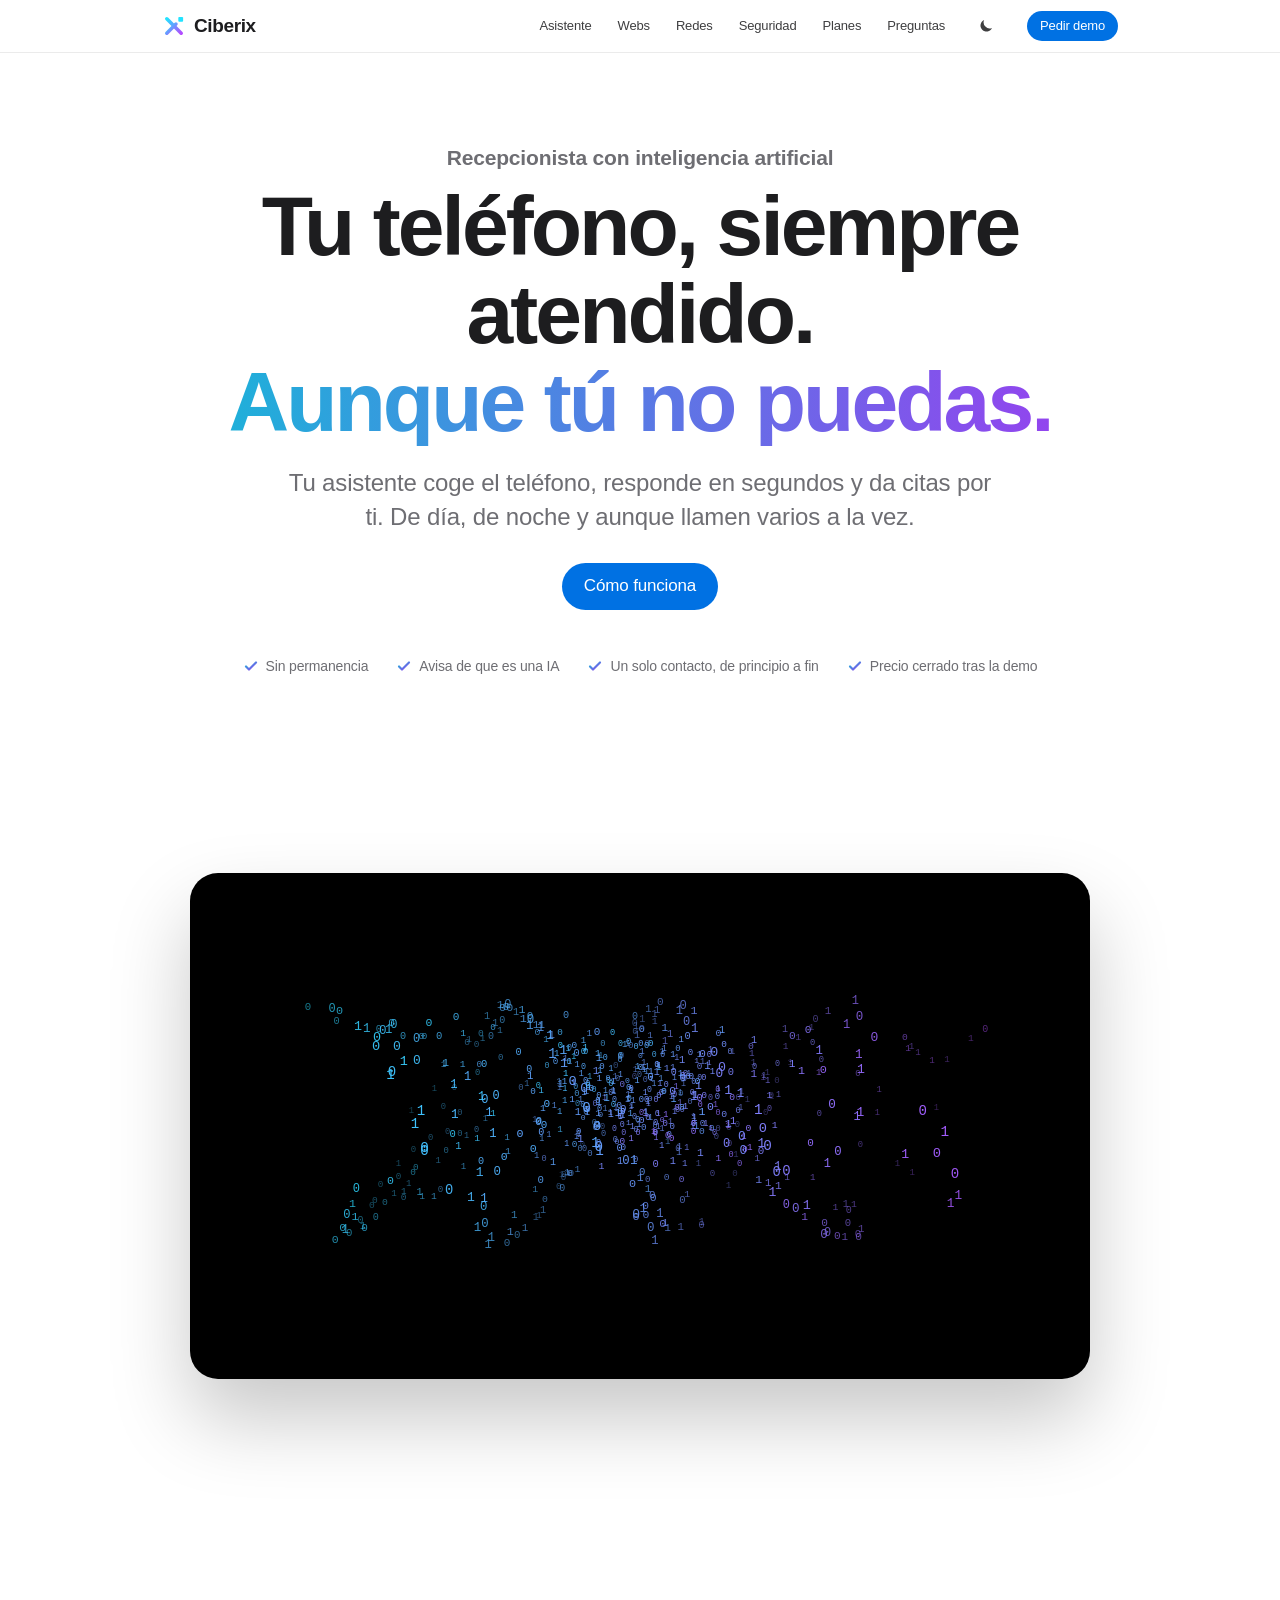
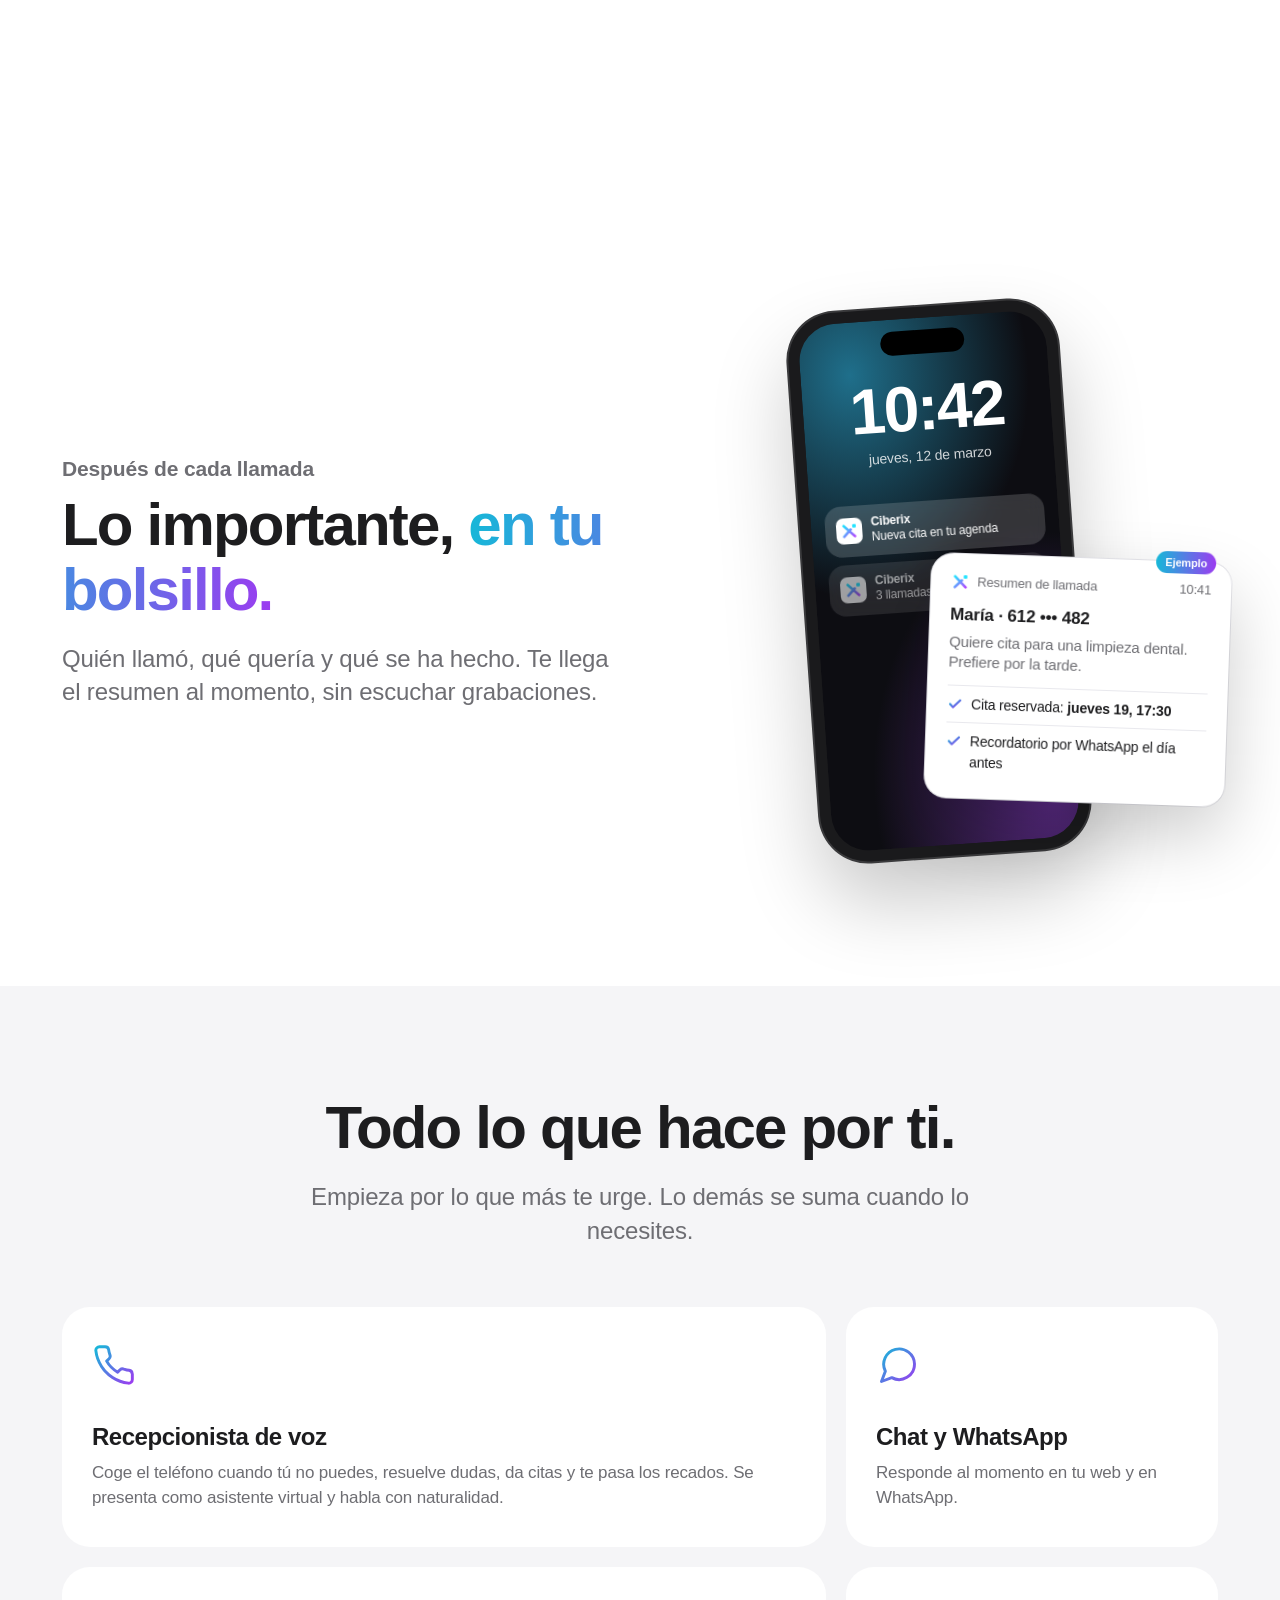
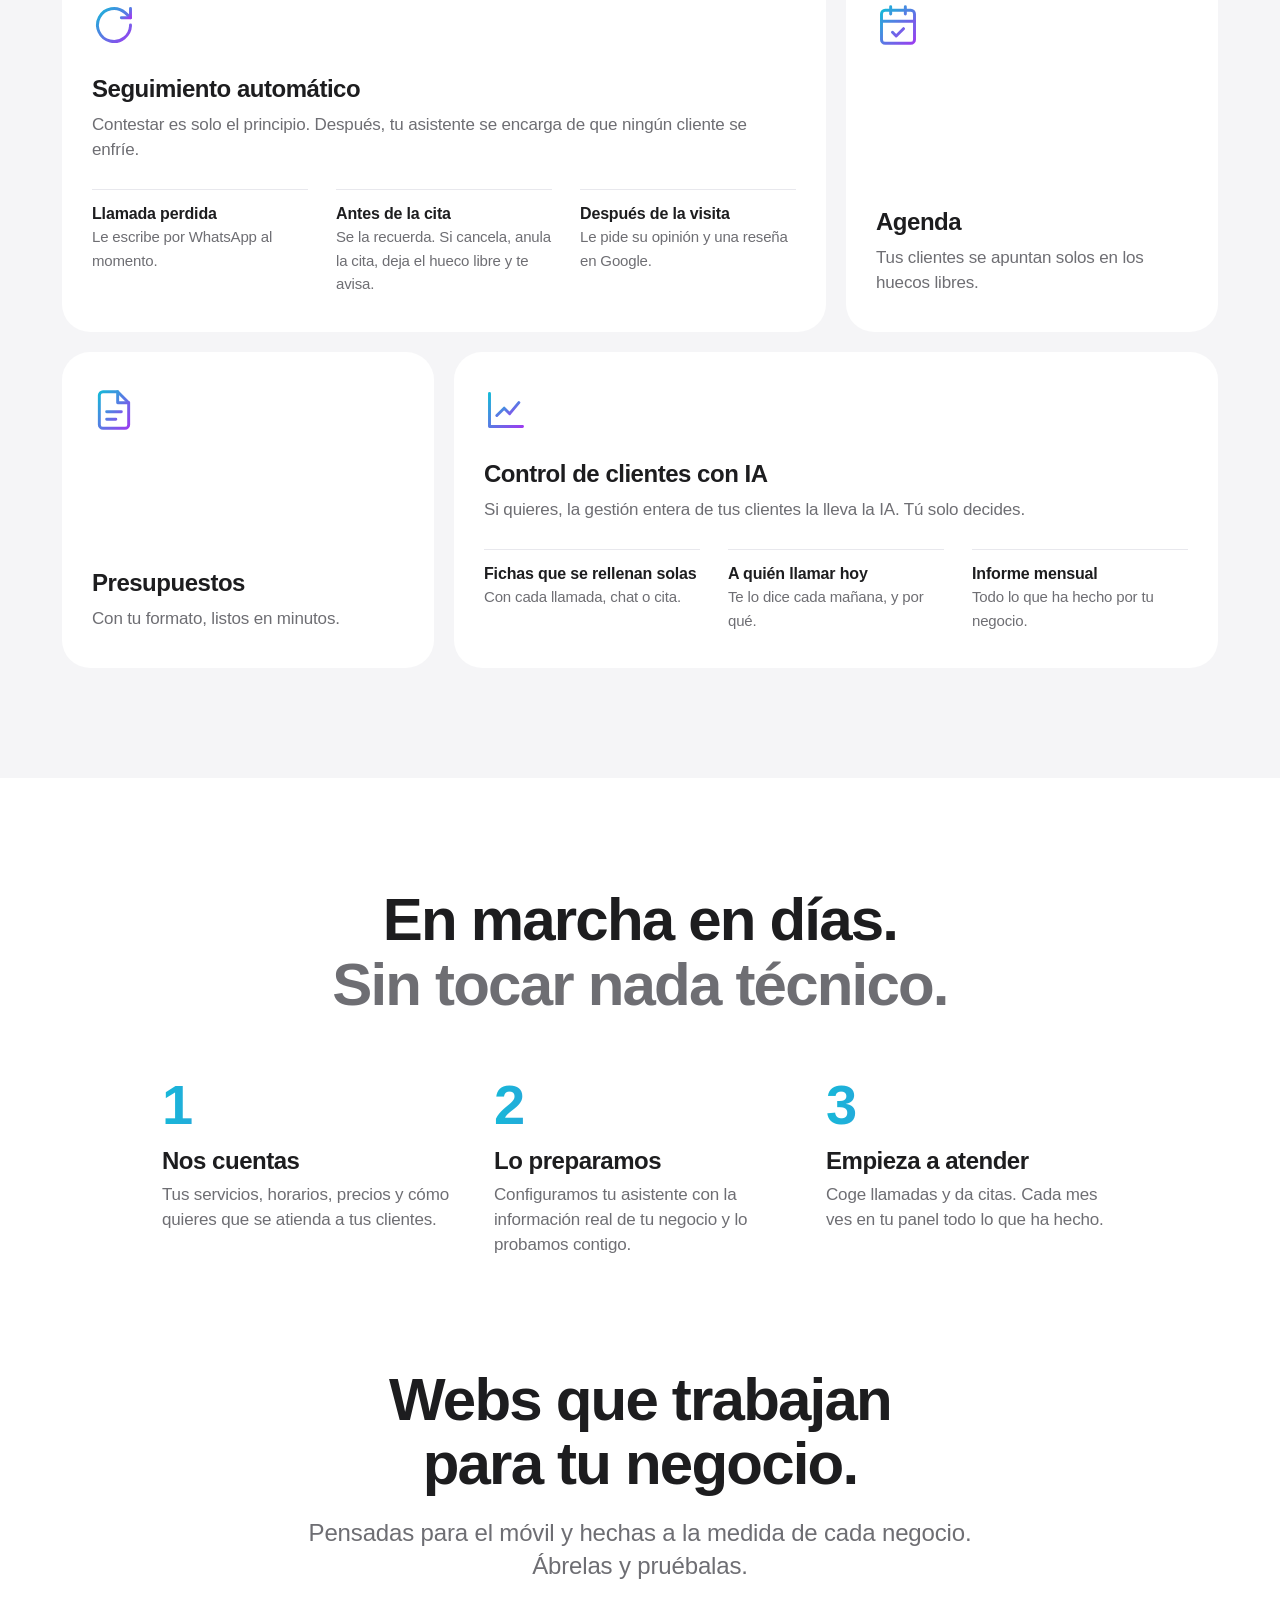
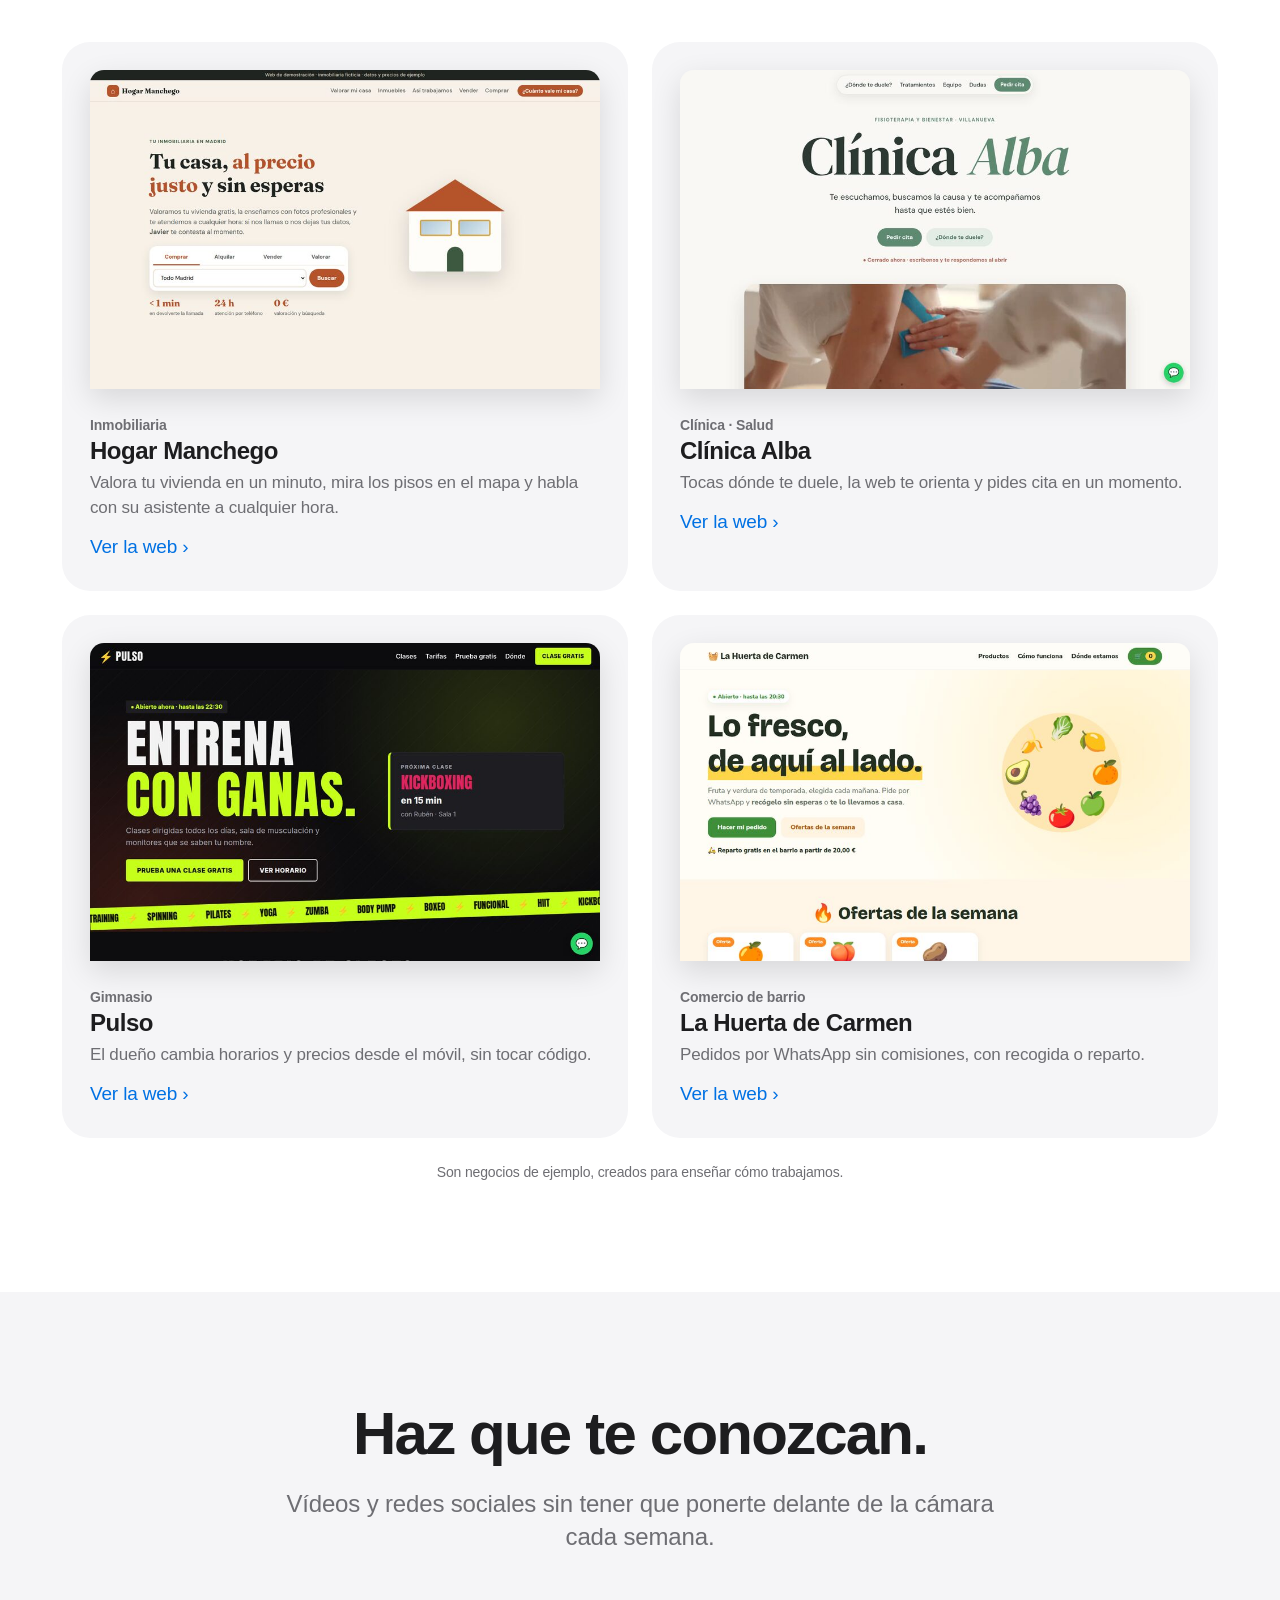
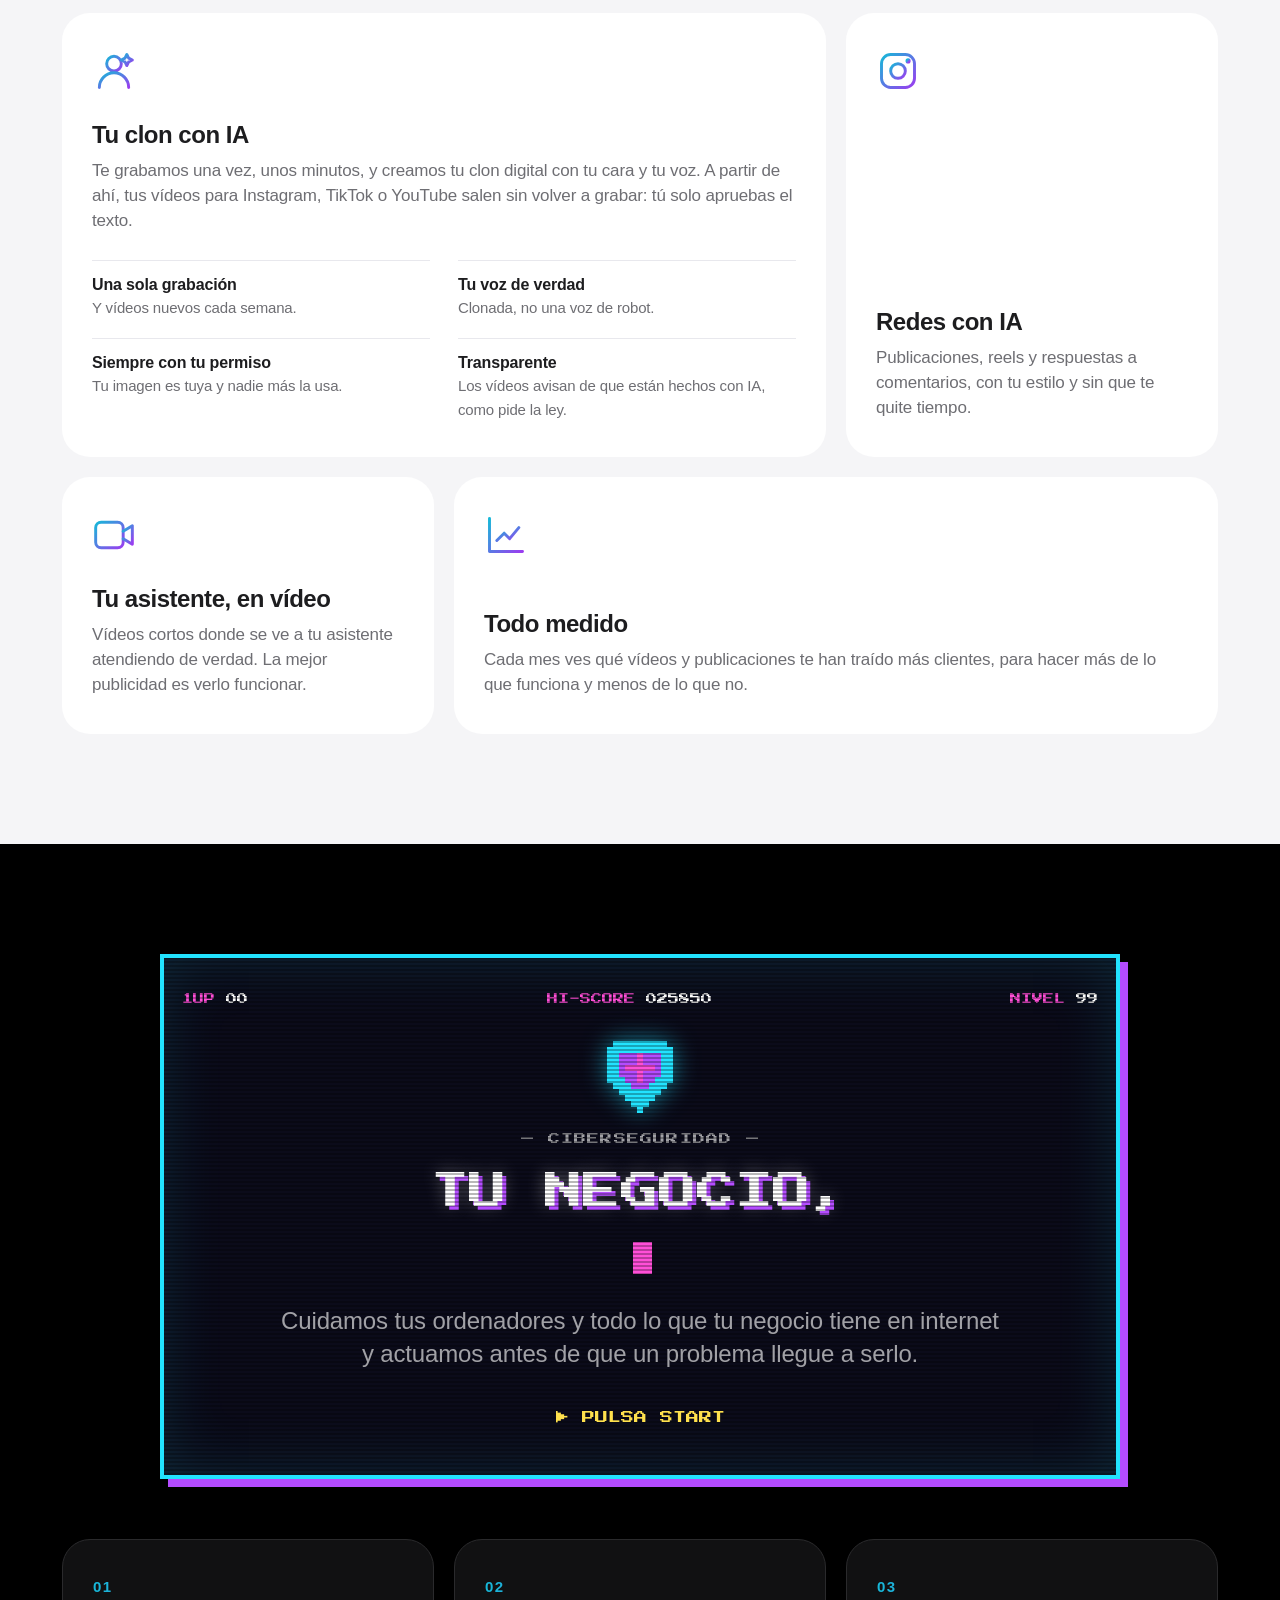
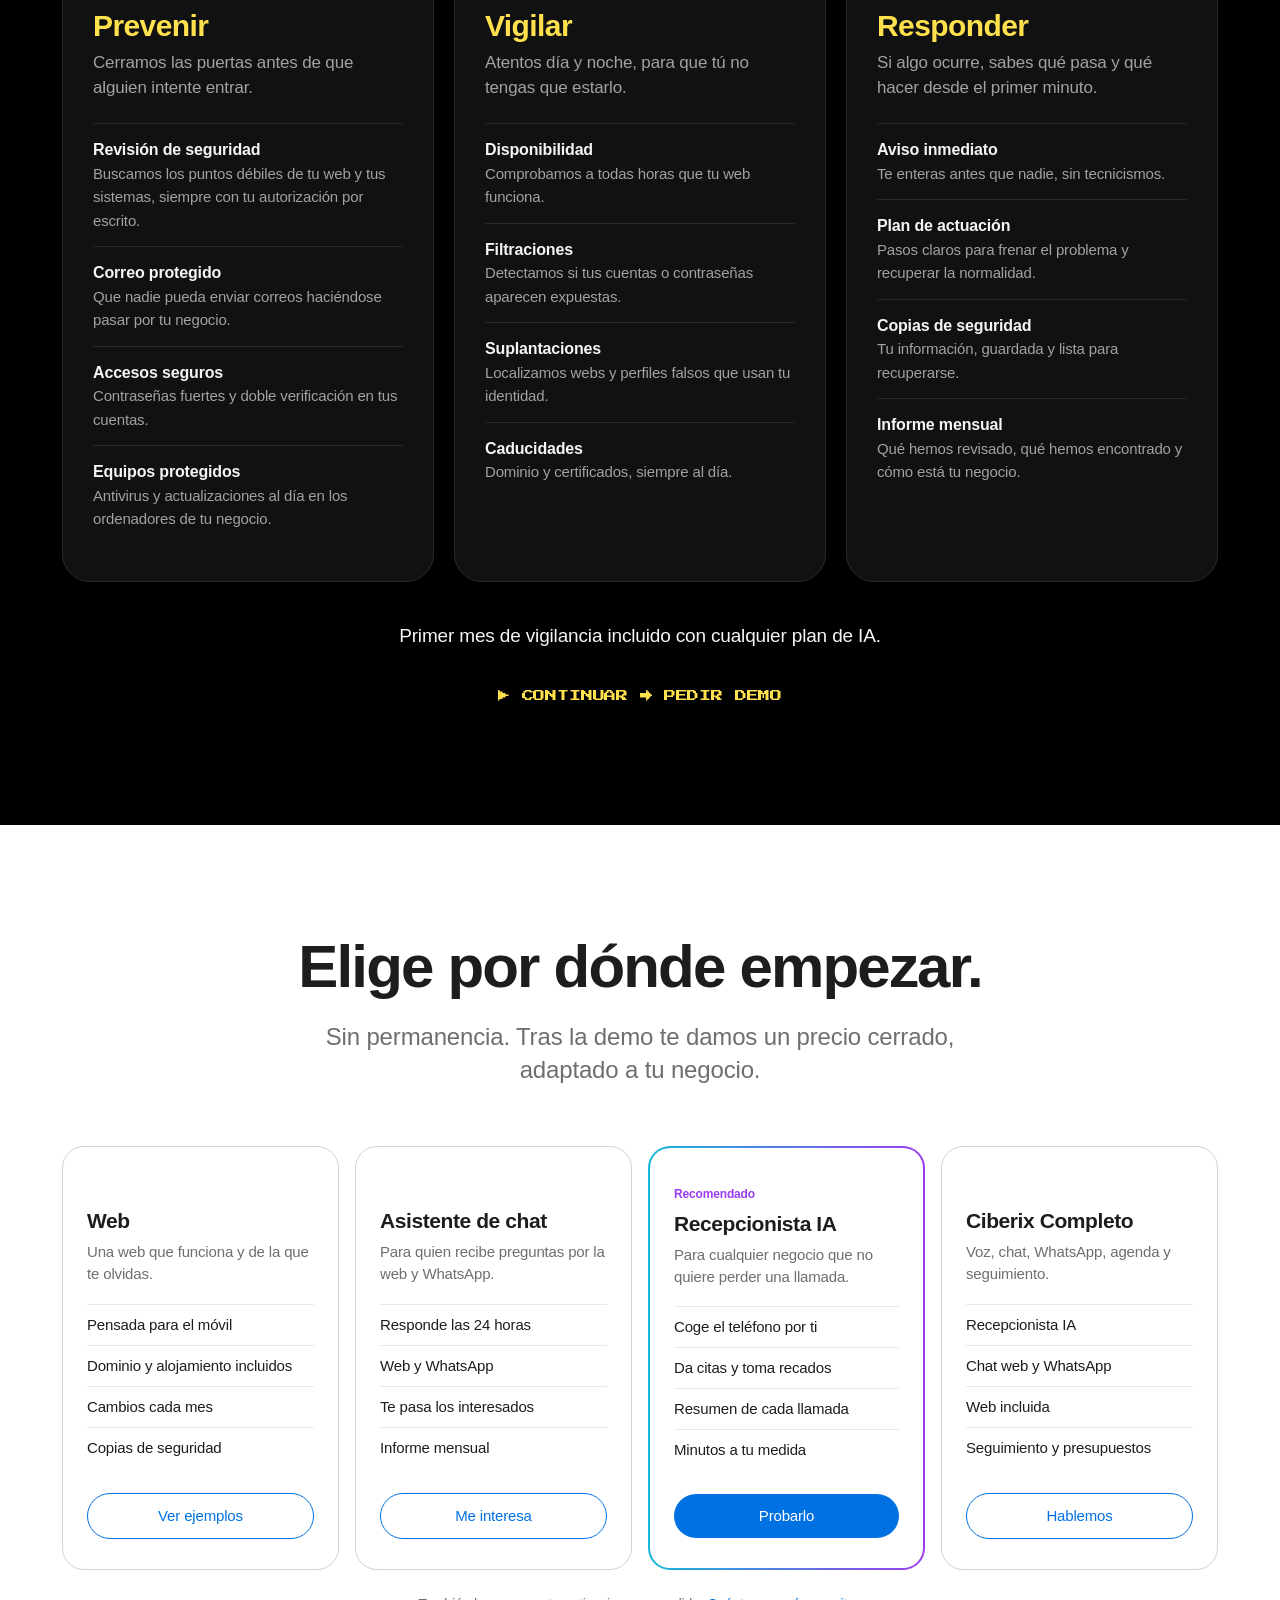
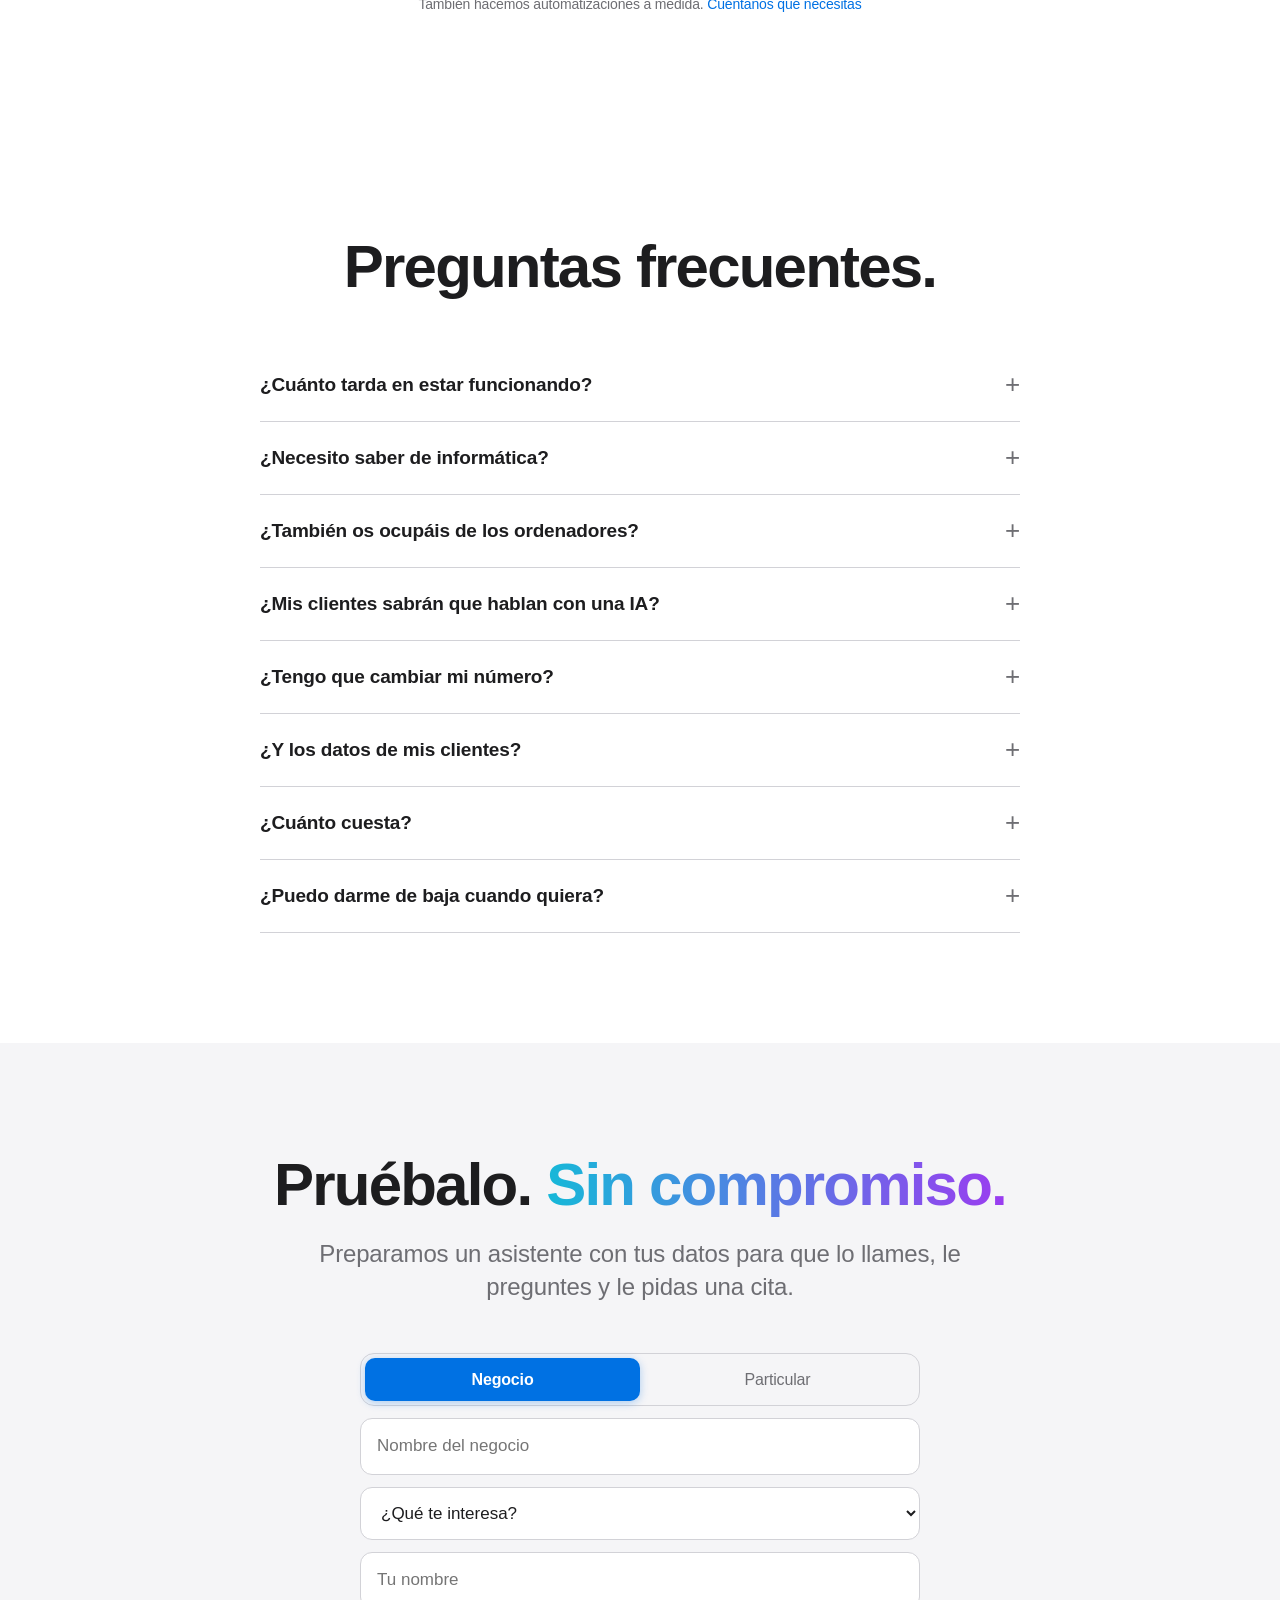
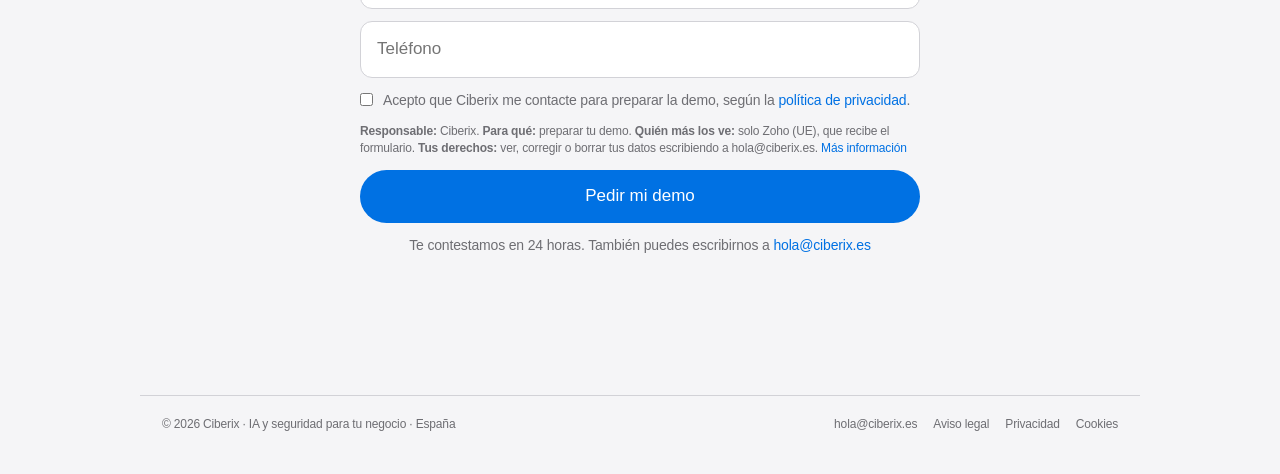
<file: index.html>
<!DOCTYPE html>
<html lang="es">
<head>
<meta charset="utf-8">
<meta http-equiv="Content-Security-Policy" content="default-src 'self'; script-src 'self'; style-src 'self' 'unsafe-inline'; img-src 'self' data: https://stats.ciberix.es; font-src 'self'; connect-src 'self' https://stats.ciberix.es https://forms.zohopublic.eu; form-action 'self'; frame-src 'none'; object-src 'none'; base-uri 'none'; upgrade-insecure-requests">
<meta name="referrer" content="strict-origin-when-cross-origin">
<meta name="viewport" content="width=device-width, initial-scale=1">
<script src="js/tema.js"></script>
<title>Ciberix · IA y seguridad para tu negocio</title>
<meta name="description" content="Un asistente con inteligencia artificial que coge el teléfono, da citas y responde en segundos. Y la seguridad de tu negocio, vigilada.">
<!-- ⚠️ AL PUBLICAR: borrar la línea de abajo (noindex) para que Google la pueda encontrar -->
<meta name="robots" content="noindex">
<link rel="canonical" href="https://ciberix.es/">
<link rel="icon" href="favicon.ico">
<meta name="theme-color" content="#0f0c1e">
<!-- Vista previa al compartir el enlace (WhatsApp, Facebook, LinkedIn, X) -->
<meta property="og:type" content="website">
<meta property="og:locale" content="es_ES">
<meta property="og:site_name" content="Ciberix">
<meta property="og:url" content="https://ciberix.es/">
<meta property="og:title" content="Ciberix · IA y seguridad para tu negocio">
<meta property="og:description" content="Un asistente con inteligencia artificial que coge el teléfono, da citas y responde en segundos. Y la seguridad de tu negocio, vigilada.">
<meta property="og:image" content="https://ciberix.es/img/vista-previa.png">
<meta property="og:image:width" content="1200">
<meta property="og:image:height" content="630">
<meta property="og:image:alt" content="Logo de Ciberix: Tu teléfono, siempre atendido. Aunque tú no puedas.">
<meta name="twitter:card" content="summary_large_image">
<!-- Ficha para Google: qué es Ciberix (solo datos verdaderos) -->
<script type="application/ld+json">
{"@context":"https://schema.org","@type":"ProfessionalService","name":"Ciberix","url":"https://ciberix.es/","logo":"https://ciberix.es/img/simbolo.svg","image":"https://ciberix.es/img/vista-previa.png","email":"hola@ciberix.es","description":"Asistentes de voz con inteligencia artificial, webs y ciberseguridad para negocios.","areaServed":"ES","inLanguage":"es"}
</script>
<style>
:root{
  --negro:#1d1d1f; --gris:#6e6e73; --claro:#f5f5f7; --blanco:#fff; --linea:#d2d2d7;
  --azul:#0071e3; --c1:#22e3ff; --c2:#b44cff;
  --grad:linear-gradient(90deg,#16b8d8,#9b3cf0);
  --enlace:#0071e3; --tarjeta:#fff; --linea-suave:#e8e8ed;
  --menu-fondo:rgba(255,255,255,.72); --menu-borde:rgba(0,0,0,.08);
  color-scheme:light;
}
/* 🌙 MODO NOCHE: sale solo si el aparato está en oscuro (salvo que el usuario elija día) o con el botón */
@media(prefers-color-scheme:dark){
  :root:not([data-tema="dia"]){
    --negro:#f5f5f7; --gris:#a1a1a6; --claro:#101012; --blanco:#000; --linea:#3a3a3c;
    --enlace:#2997ff; --tarjeta:#1c1c1e; --linea-suave:#2c2c2e;
    --menu-fondo:rgba(22,22,23,.72); --menu-borde:rgba(255,255,255,.1);
    color-scheme:dark;
  }
}
:root[data-tema="noche"]{
  --negro:#f5f5f7; --gris:#a1a1a6; --claro:#101012; --blanco:#000; --linea:#3a3a3c;
  --enlace:#2997ff; --tarjeta:#1c1c1e; --linea-suave:#2c2c2e;
  --menu-fondo:rgba(22,22,23,.72); --menu-borde:rgba(255,255,255,.1);
  color-scheme:dark;
}
*{box-sizing:border-box;margin:0;padding:0}
html{scroll-behavior:smooth}
body{font-family:-apple-system,BlinkMacSystemFont,"SF Pro Display","Inter","Ubuntu Sans","Segoe UI",Roboto,sans-serif;color:var(--negro);background:var(--blanco);-webkit-font-smoothing:antialiased;line-height:1.47;letter-spacing:-.01em}
a{color:var(--enlace);text-decoration:none}
a:hover{text-decoration:underline}
img{max-width:100%;display:block}
.wrap{max-width:1000px;margin:0 auto;padding:0 22px}
.ancho{max-width:1200px}
.grad{background:var(--grad);-webkit-background-clip:text;background-clip:text;color:transparent}

/* Menú */
.menu{position:sticky;top:0;z-index:50;background:var(--menu-fondo);backdrop-filter:saturate(180%) blur(20px);-webkit-backdrop-filter:saturate(180%) blur(20px);border-bottom:1px solid var(--menu-borde)}
.menu .wrap{display:flex;align-items:center;justify-content:space-between;height:52px;max-width:1000px}
.marca{display:flex;align-items:center;gap:8px;color:var(--negro);font-weight:700;font-size:19px;letter-spacing:-.02em}
.marca:hover{text-decoration:none}
.marca img{width:24px;height:24px}
.menu nav{display:flex;align-items:center;gap:26px}
.menu nav a{color:var(--negro);font-size:13px;opacity:.85}
.menu nav a:hover{opacity:1;text-decoration:none}
.menu nav a.pildora{opacity:1}
/* Enlaces del menú: en ordenador van en fila; en el móvil, dentro del panel del botón ☰ */
.enlaces-menu{display:contents}
.tema-texto,.hamburguesa{display:none}
@media(max-width:720px){
  .hamburguesa{display:flex;flex-direction:column;justify-content:center;gap:5px;width:34px;height:34px;padding:7px;margin-right:-7px;
    background:none;border:0;cursor:pointer}
  .hamburguesa span{display:block;height:2px;border-radius:2px;background:var(--negro);transition:transform .25s ease,opacity .2s ease}
  .menu-abierto .hamburguesa span:nth-child(1){transform:translateY(7px) rotate(45deg)}
  .menu-abierto .hamburguesa span:nth-child(2){opacity:0}
  .menu-abierto .hamburguesa span:nth-child(3){transform:translateY(-7px) rotate(-45deg)}
  .enlaces-menu{display:none;position:fixed;top:52px;left:0;right:0;flex-direction:column;padding:8px 22px 18px;background-color:var(--blanco)!important;
    background:var(--menu-fondo);backdrop-filter:saturate(180%) blur(20px);-webkit-backdrop-filter:saturate(180%) blur(20px);
    border-bottom:1px solid var(--menu-borde);box-shadow:0 20px 40px rgba(0,0,0,.12)}
  .menu-abierto .enlaces-menu{display:flex}
  .menu nav .enlaces-menu a,.tema-texto{display:block;font-size:20px;font-weight:600;opacity:1;padding:13px 0;
    border-bottom:0;color:var(--negro);text-align:left;
    background:linear-gradient(90deg,#16b8d8,#9b3cf0 70%,transparent) bottom left/100% 1px no-repeat}
  .tema-texto{background:none!important;border:0;border-bottom:0;font:inherit;font-size:20px;font-weight:600;cursor:pointer;color:var(--enlace)}
  .menu .tema{display:none}            /* en el móvil el día/noche va dentro del panel, con su texto */
}
@media(prefers-reduced-motion:reduce){.hamburguesa span{transition:none}}
/* Botón día/noche: luna de día, sol de noche */
.tema{background:none;border:0;padding:6px;margin:-6px 0;cursor:pointer;color:var(--negro);opacity:.85;display:flex;border-radius:50%}
.tema:hover{opacity:1;background:var(--linea-suave)}
.tema:focus-visible{outline:2px solid var(--enlace);outline-offset:2px}
.tema svg{width:18px;height:18px;fill:none;stroke:currentColor;stroke-width:1.8;stroke-linecap:round;stroke-linejoin:round}
.tema .luna{fill:currentColor;stroke:none}
.tema .sol{display:none}
.es-noche .tema .luna{display:none}
.es-noche .tema .sol{display:block}
@media(max-width:720px){.menu nav{gap:14px}}

/* Botones */
/* Botón: al pasar el ratón entra el degradado de Ciberix desde la izquierda (el efecto de ayer) */
.pildora{display:inline-block;background:var(--azul);color:#fff!important;border-radius:980px;padding:11px 22px;font-size:17px;font-weight:500;
  position:relative;overflow:hidden;isolation:isolate;transition:transform .2s ease,box-shadow .35s ease}
.pildora::before{content:"";position:absolute;inset:0;background:var(--grad);z-index:-1;
  transform:scaleX(0);transform-origin:left;transition:transform .45s cubic-bezier(.2,.8,.2,1)}
.pildora:hover{text-decoration:none;box-shadow:0 8px 24px rgba(155,60,240,.28)}
.pildora:hover::before{transform:scaleX(1)}
.pildora:active{transform:scale(.97)}
.menu .pildora{padding:5px 13px;font-size:13px}
/* Enlace: la flechita se desliza un poco */
.enlace{font-size:19px}
.enlace::after{content:"›";display:inline-block;margin-left:5px;transition:transform .25s ease}
.enlace:hover{text-decoration:none}
.enlace:hover::after{transform:translateX(4px)}
@media(prefers-reduced-motion:reduce){.pildora,.pildora::before,.enlace::after{transition:none}}
.botones{display:flex;gap:30px;justify-content:center;align-items:center;flex-wrap:wrap;margin-top:30px}
/* Resumen en el bolsillo: móvil + tarjeta flotante que sale de la pantalla */
.bolsillo .wrap{display:grid;grid-template-columns:1fr 1fr;gap:40px;align-items:center}
.bolsillo-texto .entrada{margin-left:0}
.bolsillo-escena{position:relative;display:flex;justify-content:center;padding:20px 0}
.movil{width:270px;height:550px;border-radius:48px;background:#1a1a1c;padding:11px;
  box-shadow:0 0 0 2px #3a3a3c,0 40px 80px rgba(0,0,0,.22);transform:rotate(-4deg)}
.pantalla{height:100%;border-radius:38px;overflow:hidden;position:relative;padding:58px 14px 0;text-align:center;color:#fff;
  background:radial-gradient(120% 70% at 20% 10%,#1f6f8b 0,transparent 60%),radial-gradient(120% 80% at 90% 90%,#5b2a86 0,transparent 60%),#0d0d12}
.isla{position:absolute;top:12px;left:50%;width:84px;height:24px;margin-left:-42px;border-radius:20px;background:#000}
.hora{font-size:64px;font-weight:600;letter-spacing:-.03em;line-height:1}
.fecha{font-size:14px;opacity:.8;margin:6px 0 34px}
.aviso{display:flex;gap:9px;align-items:center;text-align:left;background:rgba(255,255,255,.16);backdrop-filter:blur(10px);
  -webkit-backdrop-filter:blur(10px);border-radius:16px;padding:10px 11px;font-size:12px;line-height:1.3;margin-bottom:8px}
.aviso img{width:26px;height:26px;background:#fff;border-radius:7px;padding:4px;flex:none}
.aviso b{display:block}
.aviso.tenue{opacity:.6}
.tarjeta-flotante{position:absolute;right:-10px;top:46%;width:300px;background:var(--tarjeta);color:var(--negro);border-radius:22px;
  padding:18px 20px;box-shadow:0 30px 70px rgba(0,0,0,.2),0 0 0 1px var(--linea-suave);transform:rotate(2deg);
  animation:flotar 6s ease-in-out infinite;text-align:left}
@keyframes flotar{0%,100%{transform:rotate(2deg) translateY(0)}50%{transform:rotate(2deg) translateY(-12px)}}
.tf-cabecera{display:flex;align-items:center;gap:8px;font-size:13px;color:var(--gris);margin-bottom:12px}
.tf-cabecera img{width:18px;height:18px}
.tf-cabecera time{margin-left:auto}
.tf-quien{font-weight:700;font-size:17px}
.tf-motivo{font-size:15px;color:var(--gris);margin:4px 0 12px;line-height:1.35}
.tf-hecho{display:flex;gap:8px;align-items:flex-start;font-size:14px;padding:8px 0;border-top:1px solid var(--linea-suave)}
.tf-hecho svg{width:16px;height:16px;margin-top:2px;fill:none;stroke:url(#g1);stroke-width:2.2;stroke-linecap:round;stroke-linejoin:round;flex:none}
.tf-ejemplo{position:absolute;top:-10px;right:16px;font-size:11px;font-weight:600;background:var(--grad);color:#fff;padding:3px 9px;border-radius:20px}
@media(max-width:860px){
  .bolsillo .wrap{grid-template-columns:1fr;text-align:center}
  .bolsillo-texto .entrada{margin-left:auto}
  .bolsillo-escena{flex-direction:column;align-items:center}
  .movil{width:230px;height:470px}
  .hora{font-size:54px}
  .tarjeta-flotante{position:relative;right:auto;top:auto;margin-top:-170px;width:min(300px,88vw)}
}
@media(prefers-reduced-motion:reduce){.tarjeta-flotante{animation:none}}
/* 🕹️ Seguridad: pantalla de máquina recreativa */
@font-face{font-family:"Pixel";src:url("fuentes/PressStart2P.ttf") format("truetype");font-display:swap}
.arcade{position:relative;max-width:960px;margin:0 auto 10px;padding:34px 18px 40px;background:#0b0b1a;color:#fff;
  border:4px solid #22e3ff;box-shadow:8px 8px 0 #b44cff,0 0 60px rgba(34,227,255,.15) inset;overflow:hidden}
.arcade::after{content:"";position:absolute;inset:0;pointer-events:none;
  background:repeating-linear-gradient(0deg,rgba(0,0,0,.28) 0 2px,transparent 2px 4px)}   /* rayas de tele antigua */
.arcade-marcador,.arcade-ante,.arcade-titulo,.arcade-start{font-family:"Pixel",monospace;-webkit-font-smoothing:none;letter-spacing:0}
.arcade-marcador{display:flex;justify-content:space-between;gap:10px;flex-wrap:wrap;font-size:11px;color:#ff4fd8;margin-bottom:26px}
.arcade-marcador b{color:#fff;font-weight:400}
.arcade-escudo{width:66px;height:78px;display:block;margin:0 auto 18px;filter:drop-shadow(0 0 12px rgba(34,227,255,.6));
  animation:arcadeFlota 1.2s steps(2) infinite}
@keyframes arcadeFlota{50%{transform:translateY(-4px)}}
.arcade-ante{font-size:12px;color:#a1a1a6;letter-spacing:.1em;margin:0 0 14px}
.arcade-titulo{font-size:clamp(18px,3.4vw,38px);line-height:1.6;min-height:3.2em;margin:0;font-weight:400;
  color:#fff;text-shadow:4px 4px 0 #b44cff,0 0 18px rgba(255,255,255,.35)}
.arcade-titulo .px{color:#22e3ff;text-shadow:4px 4px 0 #ff4fd8,0 0 22px rgba(34,227,255,.7)}
.arcade-cursor{display:inline-block;width:.5em;height:.85em;background:#ff4fd8;margin-left:.15em;vertical-align:-.05em;
  animation:arcadeParpadeo 1s steps(1) infinite}
.arcade .entrada{color:#c9d6e3;position:relative;z-index:1}
.arcade-start{display:inline-block;font-size:13px;color:#ffe14d;margin-top:30px;padding:8px 4px;text-decoration:none;
  position:relative;z-index:1;animation:arcadeParpadeo 1s steps(1) infinite}
.arcade-start:hover,.arcade-start:focus-visible{animation:none;color:#fff;text-shadow:2px 2px 0 #ff4fd8}
@keyframes arcadeParpadeo{50%{opacity:0}}
#nivel1{scroll-margin-top:70px}   /* que el menú fijo no tape el 01 al pulsar START */
.oscuro .arcade-continuar{display:inline-block;font-family:"Pixel",monospace;-webkit-font-smoothing:none;font-size:12px;color:#ffe14d;
  margin-top:28px;padding:8px 4px;text-decoration:none;line-height:1.8}
.oscuro .arcade-continuar:hover,.oscuro .arcade-continuar:focus-visible{color:#fff;text-shadow:2px 2px 0 #ff4fd8}
@media(max-width:620px){.oscuro .arcade-continuar{font-size:10px}}
@media(prefers-reduced-motion:reduce){.arcade-escudo,.arcade-cursor,.arcade-start{animation:none}}
@media(max-width:620px){.arcade{padding:24px 14px 30px}.arcade-marcador{font-size:9px;margin-bottom:18px}.arcade-ante{font-size:10px}}

/* Franja de confianza bajo la portada */
.confianza{list-style:none;display:flex;flex-wrap:wrap;justify-content:center;gap:10px 28px;margin-top:46px;font-size:14px;color:var(--gris)}
.confianza li{display:flex;align-items:center;gap:7px}
.confianza svg{width:16px;height:16px;fill:none;stroke:url(#g1);stroke-width:2.2;stroke-linecap:round;stroke-linejoin:round;flex:none}
@media(max-width:620px){.confianza{flex-direction:column;align-items:center;gap:8px;margin-top:36px}}

/* Bloques */
section{padding:110px 0}
.centro{text-align:center}
.antetitulo{font-size:21px;font-weight:600;color:var(--gris);margin-bottom:8px}
h1{font-size:clamp(44px,8vw,84px);line-height:1.05;letter-spacing:-.035em;font-weight:700}
h2{font-size:clamp(36px,5.6vw,60px);line-height:1.07;letter-spacing:-.03em;font-weight:700}
h3{font-size:24px;line-height:1.17;letter-spacing:-.02em;font-weight:700}
.entrada{font-size:clamp(19px,2.4vw,24px);color:var(--gris);max-width:720px;margin:20px auto 0;line-height:1.38}
.oscuro{background:#000;color:#f5f5f7}
.oscuro .entrada,.oscuro .gris{color:#a1a1a6}
.oscuro a{color:#2997ff}
.oscuro a.arcade-start{color:#ffe14d}   /* PULSA START amarillo como los títulos (si no, esta regla lo pinta azul) */
.gris-fondo{background:var(--claro)}

/* Hero */
.hero{padding:90px 0 0;overflow:hidden}
.hero h1 .grad{display:block}

/* Recuadro que crece al bajar. Dentro, como si fuera un vídeo: el logo vivo */
.pista-logo{height:300vh;position:relative;padding:0}
.marco-logo{position:sticky;top:0;height:100vh;display:flex;align-items:center;justify-content:center;overflow:hidden}
.ventana{position:relative;width:min(900px,90vw);height:min(506px,50.6vw);background:#000;border-radius:28px;overflow:hidden;box-shadow:0 40px 80px rgba(0,0,0,.22);will-change:width,height}
.ventana canvas,#logoCentro,.frase{position:absolute;left:50%;top:50%;transform:translate(-50%,-50%)}
.ventana canvas{width:100vw;height:100vh}
#logoCentro{text-align:center;opacity:0;transition:opacity 1.1s ease}
#logoCentro img{width:150px;height:150px;margin:0 auto}
#logoCentro p{color:#f5f5f7;font-size:44px;font-weight:700;letter-spacing:-.03em;margin-top:14px}
.frase{width:min(1000px,92vw);text-align:center;color:#f5f5f7;opacity:0;pointer-events:none}
.sin-efecto{display:none}
.frase .entrada{color:#a1a1a6}
.frase .cifras{margin-top:50px}
#fraseResto{opacity:0}
@media(max-width:620px){.frase .cifras{grid-template-columns:repeat(3,1fr);gap:10px;margin-top:30px}.frase .cifra b{font-size:34px}.frase .cifra span{font-size:12px;display:block}.frase h2{font-size:32px}.frase .entrada{font-size:16px}}
@media(max-width:620px){#logoCentro img{width:100px;height:100px}#logoCentro p{font-size:32px}}
@media(prefers-reduced-motion:reduce){.pista-logo{height:auto;padding:40px 0}.marco-logo{position:static;height:auto}.ventana canvas,.frase{display:none}#logoCentro{opacity:1;transition:none}.sin-efecto{display:block}}

/* Cifras */
.cifras{display:grid;grid-template-columns:repeat(3,1fr);gap:20px;margin-top:70px}
.cifra b{display:block;font-size:clamp(48px,7vw,80px);letter-spacing:-.04em;line-height:1}
.cifra span{color:#a1a1a6;font-size:17px}
@media(max-width:620px){.cifras{grid-template-columns:1fr;gap:40px}}

/* Rejilla de tarjetas */
.rejilla{display:grid;grid-template-columns:repeat(3,1fr);gap:20px;margin-top:60px}
.tarjeta{background:var(--tarjeta);border-radius:28px;padding:36px 30px;min-height:240px;display:flex;flex-direction:column}
.gris-fondo .tarjeta{background:var(--tarjeta)}
.tarjeta.grande{grid-column:span 2}
.tarjeta p{color:var(--gris);font-size:17px;margin-top:10px}
.tarjeta .icono{width:44px;height:44px;margin-bottom:auto;padding-bottom:28px;box-sizing:content-box}
.lista-seguimiento{list-style:none;display:grid;grid-template-columns:1fr 1fr;gap:18px 28px;margin-top:26px}
.lista-seguimiento.tres{grid-template-columns:repeat(3,1fr)}
.lista-seguimiento li{border-top:1px solid var(--linea-suave);padding-top:12px}
.lista-seguimiento b{display:block;font-size:16px}
.lista-seguimiento span{color:var(--gris);font-size:15px}
@media(max-width:820px){.rejilla{grid-template-columns:1fr}.tarjeta.grande{grid-column:auto}.lista-seguimiento,.lista-seguimiento.tres{grid-template-columns:1fr}}

/* Pasos */
.pasos{display:grid;grid-template-columns:repeat(3,1fr);gap:40px;margin-top:60px;text-align:left}
.paso .num{font-size:56px;font-weight:700;letter-spacing:-.04em;line-height:1;margin-bottom:14px}
.paso p{color:var(--gris);font-size:17px;margin-top:8px}
@media(max-width:720px){.pasos{grid-template-columns:1fr}}

/* Webs */
.webs{display:grid;grid-template-columns:repeat(2,1fr);gap:24px;margin-top:60px}
.web{background:var(--claro);border-radius:28px;overflow:hidden;display:flex;flex-direction:column}
.web .foto{padding:28px 28px 0}
.web .foto img{border-radius:14px 14px 0 0;box-shadow:0 10px 30px rgba(0,0,0,.12);aspect-ratio:16/10;object-fit:cover;object-position:top}
.web .texto{padding:24px 28px 30px}
.web .tipo{font-size:14px;color:var(--gris);font-weight:600}
.web p{color:var(--gris);font-size:17px;margin:6px 0 12px}
.nota{color:var(--gris);font-size:14px;text-align:center;margin-top:24px}
@media(max-width:720px){.webs{grid-template-columns:1fr}}

/* Seguridad */
.regalo{margin-top:40px;font-size:19px}
.pilares{display:grid;grid-template-columns:repeat(3,1fr);gap:20px;margin-top:60px}
.pilar{background:rgba(22,22,23,.8);-webkit-backdrop-filter:blur(8px);backdrop-filter:blur(8px);border:1px solid #2a2a2c;border-radius:28px;padding:36px 30px}
#seguridad{position:relative;overflow:hidden}
/* Punto de mira propio para "cazar" las X (círculo con marcas y punto rojo) */
#seguridad,#seguridad *{cursor:url("data:image/svg+xml,%3Csvg xmlns='http://www.w3.org/2000/svg' width='32' height='32'%3E%3Ccircle cx='16' cy='16' r='10' fill='none' stroke='%2322e3ff' stroke-width='1.6'/%3E%3Cpath d='M16 1v8M16 23v8M1 16h8M23 16h8' stroke='%23b44cff' stroke-width='1.6'/%3E%3Ccircle cx='16' cy='16' r='1.8' fill='%23ff3b5c'/%3E%3C/svg%3E") 16 16,crosshair}

/* En el móvil no hay cursor: al tocar aparece el punto de mira un momento */
.mira{position:absolute;width:44px;height:44px;margin:-22px 0 0 -22px;z-index:3;pointer-events:none;background:url("data:image/svg+xml,%3Csvg xmlns='http://www.w3.org/2000/svg' width='32' height='32'%3E%3Ccircle cx='16' cy='16' r='10' fill='none' stroke='%2322e3ff' stroke-width='1.6'/%3E%3Cpath d='M16 1v8M16 23v8M1 16h8M23 16h8' stroke='%23b44cff' stroke-width='1.6'/%3E%3Ccircle cx='16' cy='16' r='1.8' fill='%23ff3b5c'/%3E%3C/svg%3E") center/contain no-repeat;animation:mira .45s ease-out forwards}
@keyframes mira{0%{transform:scale(1.6);opacity:0}30%{transform:scale(1);opacity:1}100%{transform:scale(.9);opacity:0}}
@media(prefers-reduced-motion:reduce){.mira{animation:none;opacity:0}}
#seguridad .banco{position:absolute;inset:0;width:100%;height:100%;z-index:2;pointer-events:none}   /* encima del contenido, pero deja pasar los clics */
#seguridad>.wrap{position:relative;z-index:1}
.paso-seg{font-size:15px;font-weight:700;letter-spacing:.1em;margin-bottom:10px}
.pilar h3{font-size:30px;color:#ffe14d}
.pilar .resumen{color:#a1a1a6;font-size:17px;margin:8px 0 22px}
.pilar ul{list-style:none}
.pilar li{border-top:1px solid #2a2a2c;padding:14px 0}
.pilar li b{display:block;font-size:16px;color:#f5f5f7}
.pilar li span{color:#a1a1a6;font-size:15px}
@media(max-width:900px){.pilares{grid-template-columns:1fr}}

/* Planes */
.planes{display:grid;grid-template-columns:repeat(4,1fr);gap:16px;margin-top:60px}
.plan{border:1px solid var(--linea);border-radius:22px;padding:30px 24px;display:flex;flex-direction:column;background:var(--tarjeta)}
.plan.destacado{border:2px solid transparent;background:linear-gradient(var(--tarjeta),var(--tarjeta)) padding-box,var(--grad) border-box}
.plan .eti{font-size:12px;font-weight:600;color:#9b3cf0;margin-bottom:8px;min-height:16px}
.plan h3{font-size:21px}
.plan>p{color:var(--gris);font-size:15px;margin:8px 0 18px}
.plan ul{list-style:none;font-size:15px;margin-bottom:24px;flex:1}
.plan li{padding:9px 0;border-top:1px solid var(--linea-suave)}
.plan .pildora{text-align:center;font-size:15px}
.plan .pildora.sec{background:transparent;color:var(--enlace)!important;border:1px solid var(--enlace)}
.plan .pildora.sec{transition:transform .2s ease,box-shadow .35s ease,color .3s ease,border-color .3s ease}
.plan .pildora.sec:hover{color:#fff!important;border-color:transparent}
@media(max-width:960px){.planes{grid-template-columns:repeat(2,1fr)}}
@media(max-width:560px){.planes{grid-template-columns:1fr}}

/* Preguntas */
.preguntas{max-width:760px;margin:50px auto 0}
details{border-bottom:1px solid var(--linea)}
summary{list-style:none;cursor:pointer;padding:22px 0;font-size:19px;font-weight:600;display:flex;justify-content:space-between;gap:20px}
summary::-webkit-details-marker{display:none}
summary::after{content:"+";font-weight:300;font-size:26px;line-height:1;color:var(--gris);transition:transform .25s}
details[open] summary::after{transform:rotate(45deg)}
details p{color:var(--gris);font-size:17px;padding:0 0 22px}

/* Formulario */
form{max-width:560px;margin:50px auto 0;display:grid;gap:12px}
input,select{width:100%;font:inherit;font-size:17px;padding:15px 16px;border:1px solid var(--linea);border-radius:12px;background:var(--tarjeta);color:var(--negro)}
input:focus,select:focus{outline:none;border-color:var(--azul);box-shadow:0 0 0 4px rgba(0,113,227,.15)}
.tipo-cliente{display:grid;grid-template-columns:1fr 1fr;padding:4px;border-radius:14px;background:var(--claro);border:1px solid var(--linea)}
.tipo-cliente input{position:absolute;opacity:0;pointer-events:none;width:auto}
.tipo-cliente span{display:block;padding:10px;border-radius:10px;font-size:16px;color:var(--gris);cursor:pointer;transition:background .2s,color .2s}
.tipo-cliente input:checked+span{background:var(--azul);color:#fff;font-weight:600;box-shadow:0 2px 8px rgba(0,113,227,.3)}
.tipo-cliente input:focus-visible+span{outline:2px solid var(--azul)}
.casilla{display:flex;gap:10px;align-items:flex-start;font-size:14px;color:var(--gris);text-align:left}
.casilla input{width:auto;margin-top:3px}
form .pildora{border:0;cursor:pointer;font:inherit;font-size:17px;padding:14px}
.pequeno{font-size:14px;color:var(--gris);text-align:center}
.info-datos{font-size:12px;text-align:left;line-height:1.45}
.trampa{position:absolute!important;left:-9999px;width:1px;height:1px;opacity:0}
.gracias{font-size:21px;line-height:1.4;text-align:center;padding:30px 20px;border-radius:22px;background:var(--tarjeta);
  box-shadow:0 0 0 1px var(--linea-suave)}
form button:disabled{opacity:.6;cursor:wait}
/* Ventana del formulario: se abre encima sin mover la página (en el móvil sube desde abajo) */
.ventana-demo{margin:auto;width:min(600px,calc(100% - 32px));max-height:calc(100dvh - 40px);overflow:auto;border:0;border-radius:28px;
  padding:44px 34px 30px;background:var(--blanco);color:var(--negro);text-align:center;box-shadow:0 30px 80px rgba(0,0,0,.35)}
.ventana-demo::backdrop{background:rgba(0,0,0,.45);backdrop-filter:blur(6px);-webkit-backdrop-filter:blur(6px)}
.ventana-demo[open]{animation:vdEntra .32s cubic-bezier(.2,.8,.2,1)}
@keyframes vdEntra{from{opacity:0;transform:translateY(24px) scale(.98)}}
.ventana-demo h2{font-size:clamp(28px,5vw,40px);line-height:1.1;margin:0 0 10px}
.ventana-demo .entrada{font-size:17px;color:var(--gris);margin:0}
.ventana-demo form{margin-top:26px}
.vd-cerrar{position:absolute;top:14px;right:14px;width:38px;height:38px;border-radius:50%;border:0;cursor:pointer;
  background:var(--claro);color:var(--negro);font-size:18px;line-height:1}
.vd-cerrar:hover,.vd-cerrar:focus-visible{background:var(--linea-suave,#ddd)}
html.vd-abierta{overflow:hidden}
@media(max-width:620px){
  .ventana-demo{width:100%;max-width:100%;margin:auto 0 0;border-radius:24px 24px 0 0;padding:40px 20px 24px;max-height:92dvh}
  .ventana-demo[open]{animation:vdSube .32s cubic-bezier(.2,.8,.2,1)}
  @keyframes vdSube{from{transform:translateY(100%)}}
}
@media(prefers-reduced-motion:reduce){.ventana-demo[open]{animation:none}}
html.retro .ventana-demo{background:#12122a;color:#e8f6ff;border-radius:0;box-shadow:6px 6px 0 #ff4fd8}

/* Pie */
footer{background:var(--claro);font-size:12px;color:var(--gris);padding:30px 0 40px}
footer .wrap{display:flex;justify-content:space-between;gap:20px;flex-wrap:wrap;border-top:1px solid var(--linea);padding-top:20px}
footer a{color:var(--gris);margin-left:16px}

/* Aparecer al bajar */
.aparece{opacity:0;transform:translateY(30px);transition:opacity .9s ease,transform .9s ease}
.aparece.ya{opacity:1;transform:none}
@media(prefers-reduced-motion:reduce){.aparece{opacity:1;transform:none;transition:none}html{scroll-behavior:auto}}

/* 🎮 MODO RETRO (secreto): código Konami ↑↑↓↓←→←→ B A · en el móvil: deslizar igual + 2 toques */
:root.retro{
  --negro:#e8f6ff; --gris:#9fb3c8; --claro:#14142b; --blanco:#0b0b1a; --linea:#22e3ff;
  --azul:#b44cff; --grad:linear-gradient(90deg,#22e3ff 0 50%,#ff4fd8 50% 100%);
}
html.retro body{font-family:"Courier New",ui-monospace,"DejaVu Sans Mono",monospace;-webkit-font-smoothing:none;background:#0b0b1a}
html.retro *{border-radius:0!important}
html.retro .aparece{opacity:1!important;transform:none!important;transition:none!important}  /* en 8 bits no hay fundidos */
html.retro .menu{background:rgba(11,11,26,.92);border-bottom:4px solid #22e3ff}
html.retro .enlaces-menu{background:#0b0b1a;border-bottom:4px solid #22e3ff}
html.retro section,html.retro .oscuro,html.retro .gris-fondo,html.retro footer{background:#0b0b1a!important;color:#e8f6ff}
html.retro .gris-fondo{background:#12122a!important}
html.retro h1,html.retro h2,html.retro h3{text-transform:uppercase;letter-spacing:.02em;text-shadow:4px 4px 0 #b44cff}
html.retro .grad{background:none;color:#22e3ff;-webkit-text-fill-color:#22e3ff;text-shadow:4px 4px 0 #ff4fd8}
html.retro .paso-seg{text-shadow:2px 2px 0 #ff4fd8}
html.retro .tarjeta,html.retro .plan,html.retro .web,html.retro .pilar,html.retro .paso,html.retro .tarjeta-flotante{
  background:#14142b!important;border:4px solid #22e3ff!important;box-shadow:6px 6px 0 #b44cff!important;backdrop-filter:none!important}
html.retro .pildora{background:#7a1fd6;box-shadow:4px 4px 0 #22e3ff;font-family:inherit;font-weight:700;text-transform:uppercase;
  text-shadow:2px 2px 0 #000}
html.retro a:not(.pildora):not(.marca){color:#22e3ff}
html.retro a.arcade-start{color:#ffe14d}   /* PULSA START amarillo también en modo retro */
html.retro .entrada{color:#c9d6e3}
html.retro .pildora::before{background:#ff4fd8}
html.retro img,html.retro canvas,html.retro svg{image-rendering:pixelated}
html.retro input,html.retro select,html.retro textarea{background:#0b0b1a;color:#e8f6ff;border:3px solid #22e3ff;font-family:inherit}
html.retro body::after{content:"";position:fixed;inset:0;pointer-events:none;z-index:9998;
  background:repeating-linear-gradient(0deg,rgba(0,0,0,.28) 0 2px,transparent 2px 4px)}
#retroCartel{position:fixed;left:50%;bottom:22px;transform:translateX(-50%);z-index:9999;display:flex;align-items:center;gap:14px;
  background:#0b0b1a;color:#e8f6ff;border:4px solid #22e3ff;box-shadow:6px 6px 0 #ff4fd8;padding:10px 14px;
  font:700 14px/1.2 "Courier New",ui-monospace,monospace;text-transform:uppercase;max-width:calc(100vw - 32px)}
#retroCartel .parpadeo{color:#ff4fd8;animation:retroParpadeo 1s steps(1) infinite}
#retroCartel button{font:inherit;background:#b44cff;color:#fff;border:0;padding:6px 10px;cursor:pointer;box-shadow:3px 3px 0 #22e3ff}
@keyframes retroParpadeo{50%{opacity:0}}
@media(prefers-reduced-motion:reduce){#retroCartel .parpadeo{animation:none}}
@media(max-width:620px){#retroCartel{white-space:nowrap;font-size:12px;gap:10px}#retroCartel .largo{display:none}}
</style>
</head>
<body>
<svg width="0" height="0" style="position:absolute" aria-hidden="true"><defs><linearGradient id="g1" x1="0" y1="0" x2="1" y2="1"><stop offset="0" stop-color="#16b8d8"/><stop offset="1" stop-color="#9b3cf0"/></linearGradient></defs></svg>

<header class="menu"><div class="wrap">
  <a class="marca" href="#"><img src="img/simbolo.svg" alt=""> Ciberix</a>
  <nav>
    <div class="enlaces-menu" id="enlacesMenu">
      <a href="#asistente">Asistente</a>
      <a href="#webs">Webs</a>
      <a href="#redes">Redes</a>
      <a href="#seguridad">Seguridad</a>
      <a href="#planes">Planes</a>
      <a href="#preguntas">Preguntas</a>
      <button class="tema-texto" id="temaTexto" type="button">Modo noche</button>
    </div>
    <button class="tema" id="botonTema" type="button" aria-label="Cambiar a modo noche" title="Modo noche">
      <svg class="luna" viewBox="0 0 24 24" aria-hidden="true"><path d="M20 14.5A8 8 0 0 1 9.5 4a8 8 0 1 0 10.5 10.5z"/></svg>
      <svg class="sol" viewBox="0 0 24 24" aria-hidden="true"><circle cx="12" cy="12" r="4.2"/><path d="M12 2v2.5M12 19.5V22M2 12h2.5M19.5 12H22M4.9 4.9l1.8 1.8M17.3 17.3l1.8 1.8M4.9 19.1l1.8-1.8M17.3 6.7l1.8-1.8"/></svg>
    </button>
    <a class="pildora" href="#demo">Pedir demo</a>
    <button class="hamburguesa" id="hamburguesa" type="button" aria-label="Abrir menú" aria-expanded="false" aria-controls="enlacesMenu">
      <span></span><span></span><span></span>
    </button>
  </nav>
</div></header>

<!-- PORTADA -->
<section class="hero centro"><div class="wrap">
  <p class="antetitulo">Recepcionista con inteligencia artificial</p>
  <h1>Tu teléfono, siempre atendido. <span class="grad">Aunque tú no puedas.</span></h1>
  <p class="entrada">Tu asistente coge el teléfono, responde en segundos y da citas por ti. De día, de noche y aunque llamen varios a la vez.</p>
  <div class="botones">
    <a class="pildora" href="#asistente">Cómo funciona</a>
  </div>
  <!-- Franja de confianza: SOLO cosas verdaderas (añadir "Datos en Europa"/RGPD cuando esté confirmado con Retell) -->
  <ul class="confianza" aria-label="Garantías">
    <li><svg viewBox="0 0 16 16" aria-hidden="true"><path d="M3 8.5l3 3 7-7"/></svg>Sin permanencia</li>
    <li><svg viewBox="0 0 16 16" aria-hidden="true"><path d="M3 8.5l3 3 7-7"/></svg>Avisa de que es una IA</li>
    <li><svg viewBox="0 0 16 16" aria-hidden="true"><path d="M3 8.5l3 3 7-7"/></svg>Un solo contacto, de principio a fin</li>
    <li><svg viewBox="0 0 16 16" aria-hidden="true"><path d="M3 8.5l3 3 7-7"/></svg>Precio cerrado tras la demo</li>
  </ul>
</div></section>

<!-- EL RECUADRO QUE CRECE AL BAJAR (con el logo vivo dentro) -->
<section class="pista-logo" id="asistente"><div class="marco-logo">
  <div class="ventana" id="ventana" aria-hidden="true">
    <canvas id="lienzo"></canvas>
    <div id="logoCentro"><img src="img/simbolo.svg" alt="" id="logoImg"><p>Ciberi<span class="grad">x</span></p></div>
    <div class="frase" id="frase">
      <h2 id="fraseTitulo">Nadie espera.<br><span class="grad">Nadie se queda sin respuesta.</span></h2>
      <div id="fraseResto">
        <p class="entrada">Tu asistente atiende al momento y varias llamadas a la vez.</p>
        <div class="cifras">
          <div class="cifra"><b>24/7</b><span>Atiende siempre, también de noche y en festivos.</span></div>
          <div class="cifra"><b>3 s</b><span>Lo que tarda en coger el teléfono.</span></div>
          <div class="cifra"><b>0</b><span>Llamadas que se quedan sin respuesta.</span></div>
        </div>
      </div>
    </div>
  </div>
</div></section>

<!-- TODAS A LA VEZ -->
<section class="oscuro centro sin-efecto"><div class="wrap">
  <h2>Nadie espera.<br><span class="grad">Nadie se queda sin respuesta.</span></h2>
  <p class="entrada aparece">Tu asistente atiende al momento y varias llamadas a la vez.</p>
  <div class="cifras aparece">
    <div class="cifra"><b>24/7</b><span>Atiende siempre, también de noche y en festivos.</span></div>
    <div class="cifra"><b>3 s</b><span>Lo que tarda en coger el teléfono.</span></div>
    <div class="cifra"><b>0</b><span>Llamadas que se quedan sin respuesta.</span></div>
  </div>
</div></section>

<!-- RESUMEN EN EL MÓVIL (tarjeta flotante que sale de la pantalla) -->
<section class="bolsillo"><div class="wrap ancho">
  <div class="bolsillo-texto aparece">
    <p class="antetitulo">Después de cada llamada</p>
    <h2>Lo importante, <span class="grad">en tu bolsillo.</span></h2>
    <p class="entrada">Quién llamó, qué quería y qué se ha hecho. Te llega el resumen al momento, sin escuchar grabaciones.</p>
  </div>
  <div class="bolsillo-escena aparece" aria-label="Ejemplo: resumen de una llamada en el móvil" role="img">
    <div class="movil" aria-hidden="true">
      <div class="pantalla">
        <div class="isla"></div>
        <p class="hora">10:42</p>
        <p class="fecha">jueves, 12 de marzo</p>
        <div class="aviso"><img src="img/simbolo.svg" alt=""><span><b>Ciberix</b> Nueva cita en tu agenda</span></div>
        <div class="aviso tenue"><img src="img/simbolo.svg" alt=""><span><b>Ciberix</b> 3 llamadas atendidas hoy</span></div>
      </div>
    </div>
    <div class="tarjeta-flotante" aria-hidden="true">
      <div class="tf-cabecera">
        <img src="img/simbolo.svg" alt="">
        <span>Resumen de llamada</span>
        <time>10:41</time>
      </div>
      <p class="tf-quien">María · 612 ••• 482</p>
      <p class="tf-motivo">Quiere cita para una limpieza dental. Prefiere por la tarde.</p>
      <div class="tf-hecho">
        <svg viewBox="0 0 16 16"><path d="M3 8.5l3 3 7-7"/></svg>
        <span>Cita reservada: <b>jueves 19, 17:30</b></span>
      </div>
      <div class="tf-hecho">
        <svg viewBox="0 0 16 16"><path d="M3 8.5l3 3 7-7"/></svg>
        <span>Recordatorio por WhatsApp el día antes</span>
      </div>
      <p class="tf-ejemplo">Ejemplo</p>
    </div>
  </div>
</div></section>

<!-- QUÉ HACE -->
<section class="gris-fondo"><div class="wrap ancho">
  <div class="centro">
    <h2 class="aparece">Todo lo que hace por ti.</h2>
    <p class="entrada aparece">Empieza por lo que más te urge. Lo demás se suma cuando lo necesites.</p>
  </div>
  <div class="rejilla">
    <div class="tarjeta grande aparece">
      <svg class="icono" viewBox="0 0 24 24" fill="none" stroke="url(#g1)" stroke-width="1.6" stroke-linecap="round" stroke-linejoin="round"><path d="M22 16.9v3a2 2 0 0 1-2.2 2 19.8 19.8 0 0 1-8.6-3.1 19.5 19.5 0 0 1-6-6A19.8 19.8 0 0 1 2.1 4.2 2 2 0 0 1 4.1 2h3a2 2 0 0 1 2 1.7c.1 1 .4 1.9.7 2.8a2 2 0 0 1-.5 2.1L8 9.9a16 16 0 0 0 6 6l1.3-1.3a2 2 0 0 1 2.1-.4c.9.3 1.8.6 2.8.7a2 2 0 0 1 1.7 2z"/></svg>
      <h3>Recepcionista de voz</h3>
      <p>Coge el teléfono cuando tú no puedes, resuelve dudas, da citas y te pasa los recados. Se presenta como asistente virtual y habla con naturalidad.</p>
    </div>
    <div class="tarjeta aparece">
      <svg class="icono" viewBox="0 0 24 24" fill="none" stroke="url(#g1)" stroke-width="1.6" stroke-linecap="round" stroke-linejoin="round"><path d="M21 11.5a8.4 8.4 0 0 1-12.4 7.4L3 21l2.1-5.6A8.4 8.4 0 1 1 21 11.5z"/></svg>
      <h3>Chat y WhatsApp</h3>
      <p>Responde al momento en tu web y en WhatsApp.</p>
    </div>
    <div class="tarjeta grande aparece">
      <svg class="icono" viewBox="0 0 24 24" fill="none" stroke="url(#g1)" stroke-width="1.6" stroke-linecap="round" stroke-linejoin="round"><path d="M21 12a9 9 0 1 1-3-6.7L21 8"/><path d="M21 3v5h-5"/></svg>
      <h3>Seguimiento automático</h3>
      <p>Contestar es solo el principio. Después, tu asistente se encarga de que ningún cliente se enfríe.</p>
      <ul class="lista-seguimiento tres">
        <li><b>Llamada perdida</b><span>Le escribe por WhatsApp al momento.</span></li>
        <li><b>Antes de la cita</b><span>Se la recuerda. Si cancela, anula la cita, deja el hueco libre y te avisa.</span></li>
        <li><b>Después de la visita</b><span>Le pide su opinión y una reseña en Google.</span></li>
      </ul>
    </div>
    <div class="tarjeta aparece">
      <svg class="icono" viewBox="0 0 24 24" fill="none" stroke="url(#g1)" stroke-width="1.6" stroke-linecap="round" stroke-linejoin="round"><rect x="3" y="4" width="18" height="18" rx="2"/><path d="M16 2v4M8 2v4M3 10h18M9 16l2 2 4-4"/></svg>
      <h3>Agenda</h3>
      <p>Tus clientes se apuntan solos en los huecos libres.</p>
    </div>
    <div class="tarjeta aparece">
      <svg class="icono" viewBox="0 0 24 24" fill="none" stroke="url(#g1)" stroke-width="1.6" stroke-linecap="round" stroke-linejoin="round"><path d="M14 2H6a2 2 0 0 0-2 2v16a2 2 0 0 0 2 2h12a2 2 0 0 0 2-2V8z"/><path d="M14 2v6h6M8 13h8M8 17h5"/></svg>
      <h3>Presupuestos</h3>
      <p>Con tu formato, listos en minutos.</p>
    </div>
    <div class="tarjeta grande aparece">
      <svg class="icono" viewBox="0 0 24 24" fill="none" stroke="url(#g1)" stroke-width="1.6" stroke-linecap="round" stroke-linejoin="round"><path d="M3 3v18h18"/><path d="M7 15l4-4 3 3 5-6"/></svg>
      <h3>Control de clientes con IA</h3>
      <p>Si quieres, la gestión entera de tus clientes la lleva la IA. Tú solo decides.</p>
      <ul class="lista-seguimiento tres">
        <li><b>Fichas que se rellenan solas</b><span>Con cada llamada, chat o cita.</span></li>
        <li><b>A quién llamar hoy</b><span>Te lo dice cada mañana, y por qué.</span></li>
        <li><b>Informe mensual</b><span>Todo lo que ha hecho por tu negocio.</span></li>
      </ul>
    </div>
  </div>
</div></section>

<!-- CÓMO FUNCIONA -->
<section><div class="wrap centro">
  <h2 class="aparece">En marcha en días.<br><span style="color:var(--gris)">Sin tocar nada técnico.</span></h2>
  <div class="pasos">
    <div class="paso aparece"><div class="num grad">1</div><h3>Nos cuentas</h3><p>Tus servicios, horarios, precios y cómo quieres que se atienda a tus clientes.</p></div>
    <div class="paso aparece"><div class="num grad">2</div><h3>Lo preparamos</h3><p>Configuramos tu asistente con la información real de tu negocio y lo probamos contigo.</p></div>
    <div class="paso aparece"><div class="num grad">3</div><h3>Empieza a atender</h3><p>Coge llamadas y da citas. Cada mes ves en tu panel todo lo que ha hecho.</p></div>
  </div>
</div></section>

<!-- WEBS -->
<section id="webs" style="padding-top:0"><div class="wrap ancho">
  <div class="centro">
    <h2 class="aparece">Webs que trabajan<br>para tu negocio.</h2>
    <p class="entrada aparece">Pensadas para el móvil y hechas a la medida de cada negocio. Ábrelas y pruébalas.</p>
  </div>
  <div class="webs">
    <article class="web aparece">
      <div class="foto"><img src="img/web-inmobiliaria.jpg" alt="Web de ejemplo de una inmobiliaria" loading="lazy"></div>
      <div class="texto"><span class="tipo">Inmobiliaria</span><h3>Hogar Manchego</h3><p>Valora tu vivienda en un minuto, mira los pisos en el mapa y habla con su asistente a cualquier hora.</p><a class="enlace" href="https://sergio-sysops.github.io/web-inmobiliaria/" target="_blank" rel="noopener">Ver la web</a></div>
    </article>
    <article class="web aparece">
      <div class="foto"><img src="img/web-clinica.jpg" alt="Web de ejemplo de una clínica" loading="lazy"></div>
      <div class="texto"><span class="tipo">Clínica · Salud</span><h3>Clínica Alba</h3><p>Tocas dónde te duele, la web te orienta y pides cita en un momento.</p><a class="enlace" href="https://sergio-sysops.github.io/web-clinica/" target="_blank" rel="noopener">Ver la web</a></div>
    </article>
    <article class="web aparece">
      <div class="foto"><img src="img/web-gimnasio.jpg" alt="Web de ejemplo de un gimnasio" loading="lazy"></div>
      <div class="texto"><span class="tipo">Gimnasio</span><h3>Pulso</h3><p>El dueño cambia horarios y precios desde el móvil, sin tocar código.</p><a class="enlace" href="https://sergio-sysops.github.io/web-gimnasio/" target="_blank" rel="noopener">Ver la web</a></div>
    </article>
    <article class="web aparece">
      <div class="foto"><img src="img/web-tienda.jpg" alt="Web de ejemplo de una frutería" loading="lazy"></div>
      <div class="texto"><span class="tipo">Comercio de barrio</span><h3>La Huerta de Carmen</h3><p>Pedidos por WhatsApp sin comisiones, con recogida o reparto.</p><a class="enlace" href="https://sergio-sysops.github.io/web-tienda/" target="_blank" rel="noopener">Ver la web</a></div>
    </article>
  </div>
  <p class="nota">Son negocios de ejemplo, creados para enseñar cómo trabajamos.</p>
</div></section>

<!-- REDES Y CLON IA -->
<section class="gris-fondo" id="redes"><div class="wrap ancho">
  <div class="centro">
    <h2 class="aparece">Haz que te conozcan.</h2>
    <p class="entrada aparece">Vídeos y redes sociales sin tener que ponerte delante de la cámara cada semana.</p>
  </div>
  <div class="rejilla">
    <div class="tarjeta grande aparece">
      <svg class="icono" viewBox="0 0 24 24" fill="none" stroke="url(#g1)" stroke-width="1.6" stroke-linecap="round" stroke-linejoin="round"><circle cx="12" cy="8" r="4"/><path d="M4 21a8 8 0 0 1 16 0"/><path d="M19 3l1 2 2 1-2 1-1 2-1-2-2-1 2-1z"/></svg>
      <h3>Tu clon con IA</h3>
      <p>Te grabamos una vez, unos minutos, y creamos tu clon digital con tu cara y tu voz. A partir de ahí, tus vídeos para Instagram, TikTok o YouTube salen sin volver a grabar: tú solo apruebas el texto.</p>
      <ul class="lista-seguimiento">
        <li><b>Una sola grabación</b><span>Y vídeos nuevos cada semana.</span></li>
        <li><b>Tu voz de verdad</b><span>Clonada, no una voz de robot.</span></li>
        <li><b>Siempre con tu permiso</b><span>Tu imagen es tuya y nadie más la usa.</span></li>
        <li><b>Transparente</b><span>Los vídeos avisan de que están hechos con IA, como pide la ley.</span></li>
      </ul>
    </div>
    <div class="tarjeta aparece">
      <svg class="icono" viewBox="0 0 24 24" fill="none" stroke="url(#g1)" stroke-width="1.6" stroke-linecap="round" stroke-linejoin="round"><rect x="3" y="3" width="18" height="18" rx="5"/><circle cx="12" cy="12" r="4"/><circle cx="17.5" cy="6.5" r=".6" fill="#9b3cf0"/></svg>
      <h3>Redes con IA</h3>
      <p>Publicaciones, reels y respuestas a comentarios, con tu estilo y sin que te quite tiempo.</p>
    </div>
    <div class="tarjeta aparece">
      <svg class="icono" viewBox="0 0 24 24" fill="none" stroke="url(#g1)" stroke-width="1.6" stroke-linecap="round" stroke-linejoin="round"><rect x="2" y="5" width="15" height="14" rx="3"/><path d="M17 10l5-3v10l-5-3"/></svg>
      <h3>Tu asistente, en vídeo</h3>
      <p>Vídeos cortos donde se ve a tu asistente atendiendo de verdad. La mejor publicidad es verlo funcionar.</p>
    </div>
    <div class="tarjeta grande aparece">
      <svg class="icono" viewBox="0 0 24 24" fill="none" stroke="url(#g1)" stroke-width="1.6" stroke-linecap="round" stroke-linejoin="round"><path d="M3 3v18h18"/><path d="M7 15l4-4 3 3 5-6"/></svg>
      <h3>Todo medido</h3>
      <p>Cada mes ves qué vídeos y publicaciones te han traído más clientes, para hacer más de lo que funciona y menos de lo que no.</p>
    </div>
  </div>
</div></section>

<!-- SEGURIDAD -->
<section class="oscuro centro" id="seguridad"><div class="wrap ancho">
  <!-- 🕹️ Pantalla de máquina recreativa (07-11). Letra Press Start 2P en /fuentes (licencia OFL) -->
  <div class="arcade" id="arcade">
    <div class="arcade-marcador" aria-hidden="true"><span>1UP <b>00</b></span><span>HI-SCORE <b id="arcadePuntos">000000</b></span><span>NIVEL <b>99</b></span></div>
    <svg class="arcade-escudo" viewBox="0 0 11 13" aria-hidden="true" shape-rendering="crispEdges">
      <path fill="#22e3ff" d="M1 1h9v1H1zM0 2h11v6H0zM1 8h9v1H1zM2 9h7v1H2zM3 10h5v1H3zM4 11h3v1H4zM5 12h1v1H5z"/>
      <path fill="#b44cff" d="M2 3h7v4H2zM3 7h5v1H3zM4 8h3v1H4z"/>
      <path fill="#ff4fd8" d="M5 3h1v5H5zM3 5h5v1H3z"/>
    </svg>
    <p class="arcade-ante">— CIBERSEGURIDAD —</p>
    <h2 class="arcade-titulo" aria-label="Tu negocio, protegido."><span id="arcadeTexto" aria-hidden="true">TU NEGOCIO,<br><span class="px">PROTEGIDO.</span></span><span class="arcade-cursor" aria-hidden="true"></span></h2>
    <p class="entrada">Cuidamos tus ordenadores y todo lo que tu negocio tiene en internet y actuamos antes de que un problema llegue a serlo.</p>
    <a class="arcade-start" href="#nivel1">▶ PULSA START</a>
  </div>
  <!-- START baja aquí (nivel 1) en vez de saltar al formulario: así se ve el resto de la web -->
  <div class="pilares" id="nivel1" style="text-align:left">
    <div class="pilar aparece">
      <p class="paso-seg grad">01</p>
      <h3>Prevenir</h3>
      <p class="resumen">Cerramos las puertas antes de que alguien intente entrar.</p>
      <ul>
        <li><b>Revisión de seguridad</b><span>Buscamos los puntos débiles de tu web y tus sistemas, siempre con tu autorización por escrito.</span></li>
        <li><b>Correo protegido</b><span>Que nadie pueda enviar correos haciéndose pasar por tu negocio.</span></li>
        <li><b>Accesos seguros</b><span>Contraseñas fuertes y doble verificación en tus cuentas.</span></li>
        <li><b>Equipos protegidos</b><span>Antivirus y actualizaciones al día en los ordenadores de tu negocio.</span></li>
      </ul>
    </div>
    <div class="pilar aparece">
      <p class="paso-seg grad">02</p>
      <h3>Vigilar</h3>
      <p class="resumen">Atentos día y noche, para que tú no tengas que estarlo.</p>
      <ul>
        <li><b>Disponibilidad</b><span>Comprobamos a todas horas que tu web funciona.</span></li>
        <li><b>Filtraciones</b><span>Detectamos si tus cuentas o contraseñas aparecen expuestas.</span></li>
        <li><b>Suplantaciones</b><span>Localizamos webs y perfiles falsos que usan tu identidad.</span></li>
        <li><b>Caducidades</b><span>Dominio y certificados, siempre al día.</span></li>
      </ul>
    </div>
    <div class="pilar aparece">
      <p class="paso-seg grad">03</p>
      <h3>Responder</h3>
      <p class="resumen">Si algo ocurre, sabes qué pasa y qué hacer desde el primer minuto.</p>
      <ul>
        <li><b>Aviso inmediato</b><span>Te enteras antes que nadie, sin tecnicismos.</span></li>
        <li><b>Plan de actuación</b><span>Pasos claros para frenar el problema y recuperar la normalidad.</span></li>
        <li><b>Copias de seguridad</b><span>Tu información, guardada y lista para recuperarse.</span></li>
        <li><b>Informe mensual</b><span>Qué hemos revisado, qué hemos encontrado y cómo está tu negocio.</span></li>
      </ul>
    </div>
  </div>
  <p class="regalo aparece">Primer mes de vigilancia incluido con cualquier plan de IA.</p>
  <a class="arcade-continuar" href="#demo">▶ CONTINUAR → PEDIR DEMO</a>
</div></section>

<!-- PLANES -->
<section id="planes"><div class="wrap ancho">
  <div class="centro">
    <h2 class="aparece">Elige por dónde empezar.</h2>
    <p class="entrada aparece">Sin permanencia. Tras la demo te damos un precio cerrado, adaptado a tu negocio.</p>
  </div>
  <div class="planes">
    <div class="plan aparece"><p class="eti"></p><h3>Web</h3><p>Una web que funciona y de la que te olvidas.</p>
      <ul><li>Pensada para el móvil</li><li>Dominio y alojamiento incluidos</li><li>Cambios cada mes</li><li>Copias de seguridad</li></ul>
      <a class="pildora sec" href="#webs">Ver ejemplos</a></div>
    <div class="plan aparece"><p class="eti"></p><h3>Asistente de chat</h3><p>Para quien recibe preguntas por la web y WhatsApp.</p>
      <ul><li>Responde las 24 horas</li><li>Web y WhatsApp</li><li>Te pasa los interesados</li><li>Informe mensual</li></ul>
      <a class="pildora sec" href="#demo" data-interes="Chat web y WhatsApp">Me interesa</a></div>
    <div class="plan destacado aparece"><p class="eti">Recomendado</p><h3>Recepcionista IA</h3><p>Para cualquier negocio que no quiere perder una llamada.</p>
      <ul><li>Coge el teléfono por ti</li><li>Da citas y toma recados</li><li>Resumen de cada llamada</li><li>Minutos a tu medida</li></ul>
      <a class="pildora" href="#demo" data-interes="Asistente de voz (teléfono)">Probarlo</a></div>
    <div class="plan aparece"><p class="eti"></p><h3>Ciberix Completo</h3><p>Voz, chat, WhatsApp, agenda y seguimiento.</p>
      <ul><li>Recepcionista IA</li><li>Chat web y WhatsApp</li><li>Web incluida</li><li>Seguimiento y presupuestos</li></ul>
      <a class="pildora sec" href="#demo" data-interes="Varias cosas">Hablemos</a></div>
  </div>
  <p class="nota">También hacemos automatizaciones a medida. <a href="#demo">Cuéntanos qué necesitas</a></p>
</div></section>

<!-- PREGUNTAS -->
<section id="preguntas"><div class="wrap">
  <h2 class="centro aparece">Preguntas frecuentes.</h2>
  <div class="preguntas">
    <details><summary>¿Cuánto tarda en estar funcionando?</summary><p>Normalmente unos pocos días desde que nos das la información de tu negocio.</p></details>
    <details><summary>¿Necesito saber de informática?</summary><p>No. Lo montamos y lo mantenemos nosotros. Tú solo nos dices qué quieres.</p></details>
    <details><summary>¿También os ocupáis de los ordenadores?</summary><p>Sí. Revisamos tus equipos, dejamos el antivirus y las actualizaciones al día y te decimos si estás pagando de más por algo que no necesitas.</p></details>
    <details><summary>¿Mis clientes sabrán que hablan con una IA?</summary><p>Sí. El asistente se presenta como asistente virtual, como exige la ley europea. Habla con naturalidad y si algo no lo sabe, toma el recado.</p></details>
    <details><summary>¿Tengo que cambiar mi número?</summary><p>No. Puedes desviar a tu asistente las llamadas que no coges, o usar un número nuevo solo para él.</p></details>
    <details><summary>¿Y los datos de mis clientes?</summary><p>Se tratan según el RGPD y firmamos contigo un contrato de encargado del tratamiento. Tus datos son tuyos.</p></details>
    <details><summary>¿Cuánto cuesta?</summary><p>Depende de lo que necesites. Después de probarlo te damos un precio cerrado: un pago para ponerlo en marcha y una cuota mensual, sin sorpresas.</p></details>
    <details><summary>¿Puedo darme de baja cuando quiera?</summary><p>Sí. Sin permanencia: avisas con 30 días y listo.</p></details>
  </div>
</div></section>

<!-- DEMO -->
<section class="gris-fondo centro" id="demo"><div class="wrap">
  <h2 class="aparece">Pruébalo. <span class="grad">Sin compromiso.</span></h2>
  <p class="entrada aparece">Preparamos un asistente con tus datos para que lo llames, le preguntes y le pidas una cita.</p>
  <form id="formulario">
    <div class="tipo-cliente" role="radiogroup" aria-label="¿Eres negocio o particular?">
      <label><input type="radio" name="tipo" value="negocio" checked><span>Negocio</span></label>
      <label><input type="radio" name="tipo" value="particular"><span>Particular</span></label>
    </div>
    <input name="negocio" required maxlength="80" placeholder="Nombre del negocio" aria-label="Nombre del negocio" autocomplete="organization">
    <select name="interes" required aria-label="¿Qué te interesa?"><option value="" disabled selected hidden>¿Qué te interesa?</option><option>Asistente de voz (teléfono)</option><option>Chat web y WhatsApp</option><option>Una web</option><option>Vídeos y redes (clon IA)</option><option>Seguridad</option><option>Varias cosas</option></select>
    <input name="nombre" required maxlength="60" placeholder="Tu nombre" aria-label="Tu nombre" autocomplete="name">
    <input name="telefono" required type="tel" placeholder="Teléfono" aria-label="Teléfono" autocomplete="tel" maxlength="20"
           pattern="(?=(?:\D*\d){9})[+0-9 \(\)\-]{9,20}" title="Solo números (mínimo 9). Puedes poner +, espacios o guiones.">
    <!-- Trampa para robots: una persona no la ve ni la rellena. Si llega rellena, no se envía nada. -->
    <input name="web" class="trampa" tabindex="-1" autocomplete="off" aria-hidden="true">
    <label class="casilla"><input type="checkbox" name="acepto" required> <span>Acepto que Ciberix me contacte para preparar la demo, según la <a href="privacidad.html" target="_blank" rel="noopener">política de privacidad</a>.</span></label>
    <p class="pequeno info-datos"><b>Responsable:</b> Ciberix. <b>Para qué:</b> preparar tu demo. <b>Quién más los ve:</b> solo Zoho (UE), que recibe el formulario. <b>Tus derechos:</b> ver, corregir o borrar tus datos escribiendo a hola@ciberix.es. <a href="privacidad.html" target="_blank" rel="noopener">Más información</a></p>
    <button class="pildora" type="submit">Pedir mi demo</button>
    <p class="pequeno" id="formEstado" role="status" aria-live="polite">Te contestamos en 24 horas. También puedes escribirnos a <a href="mailto:hola@ciberix.es">hola@ciberix.es</a></p>
  </form>
</div></section>

<footer><div class="wrap">
  <span>© 2026 Ciberix · IA y seguridad para tu negocio · España</span>
  <span><a href="mailto:hola@ciberix.es">hola@ciberix.es</a><a href="aviso-legal.html">Aviso legal</a><a href="privacidad.html">Privacidad</a><a href="cookies.html">Cookies</a></span>
</div></footer>

<dialog class="ventana-demo" id="ventanaDemo" aria-labelledby="vdTitulo">
  <button class="vd-cerrar" id="vdCerrar" type="button" aria-label="Cerrar">✕</button>
  <h2 id="vdTitulo">Pruébalo. <span class="grad">Sin compromiso.</span></h2>
  <p class="entrada">Preparamos un asistente con tus datos para que lo llames, le preguntes y le pidas una cita.</p>
  <div id="vdHueco"></div>
</dialog>

<script src="js/principal.js"></script>
<script data-goatcounter="https://stats.ciberix.es/v" async src="js/v.js"></script>
</body>
</html>
</file>
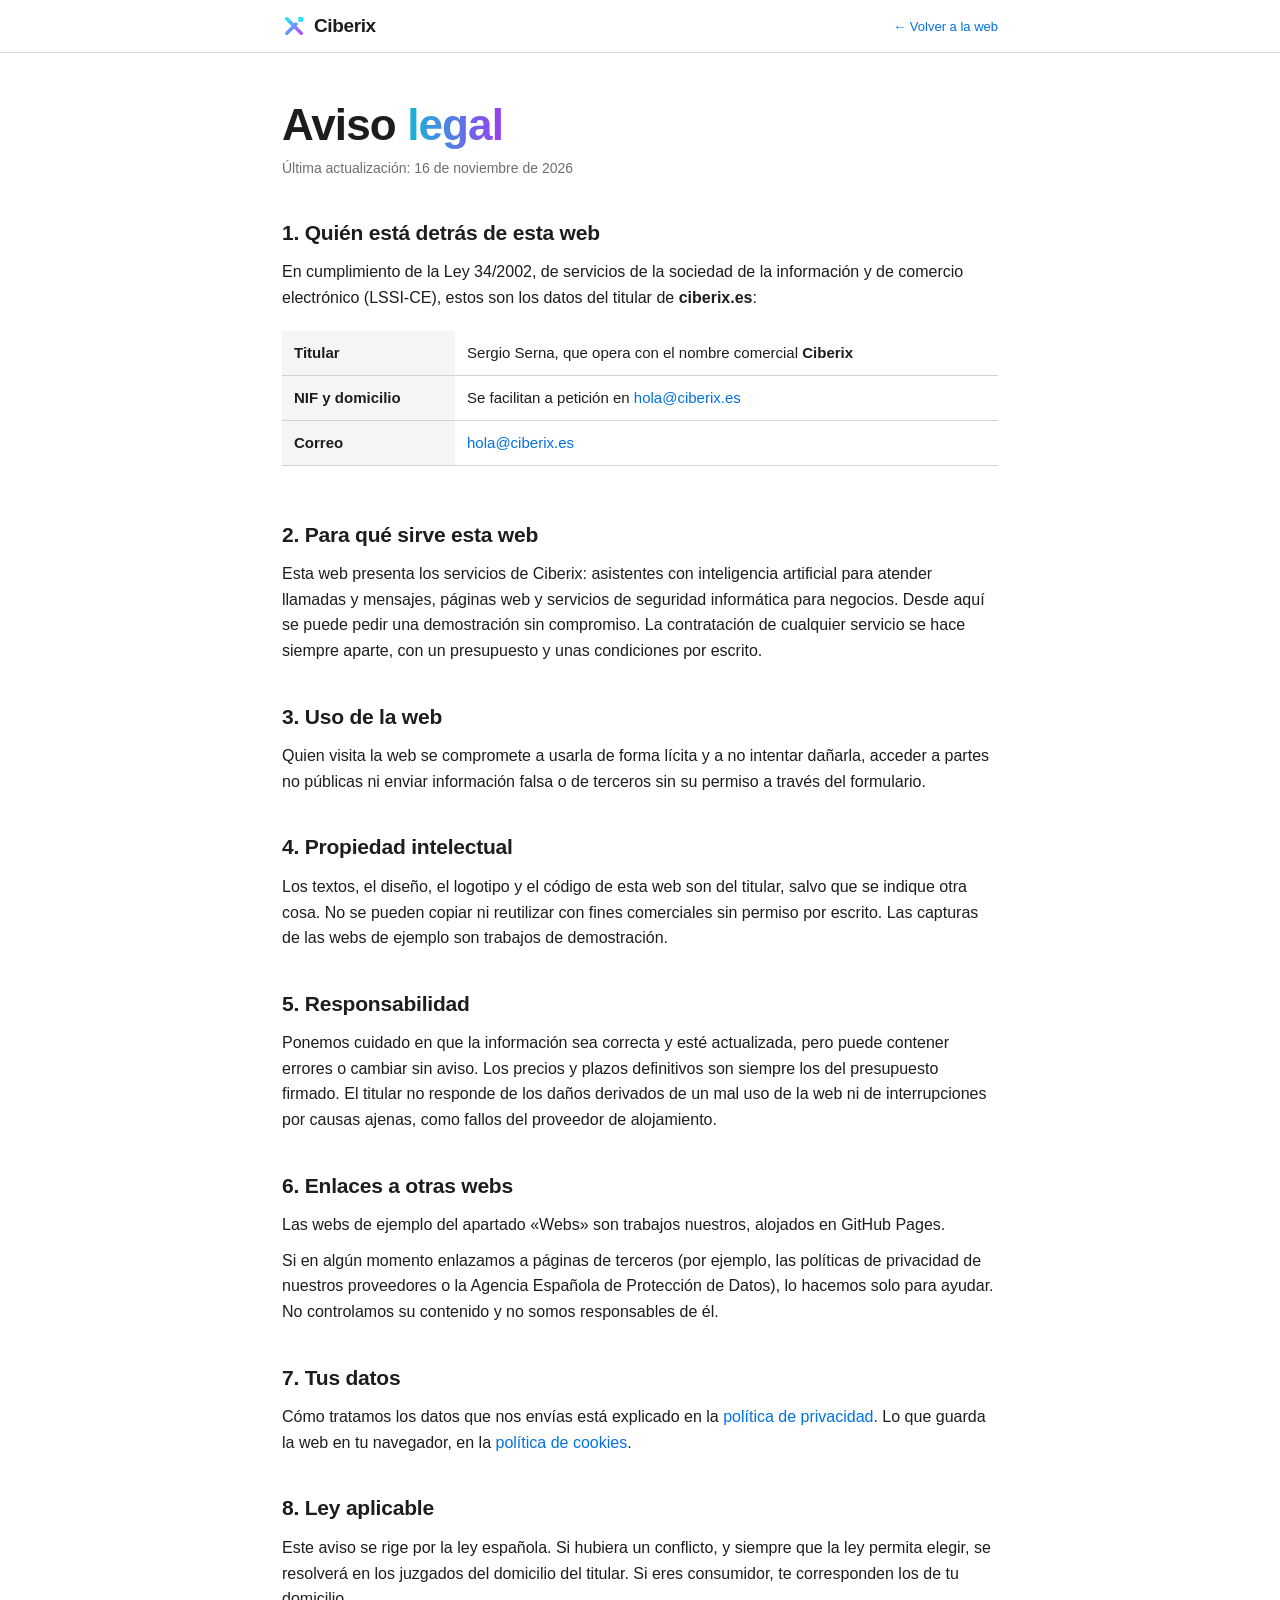
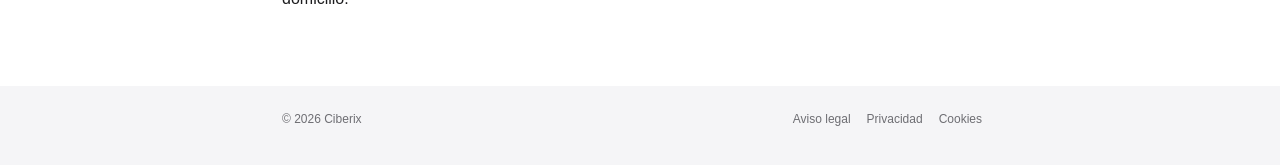
<file: aviso-legal.html>
<!DOCTYPE html>
<html lang="es">
<head>
<meta charset="utf-8">
<meta http-equiv="Content-Security-Policy" content="default-src 'self'; script-src 'self'; style-src 'self' 'unsafe-inline'; img-src 'self' data: https://stats.ciberix.es; font-src 'self'; connect-src 'self' https://stats.ciberix.es https://forms.zohopublic.eu; form-action 'self'; frame-src 'none'; object-src 'none'; base-uri 'none'; upgrade-insecure-requests">
<meta name="referrer" content="strict-origin-when-cross-origin">
<meta name="viewport" content="width=device-width, initial-scale=1">
<script src="js/tema.js"></script>
<title>Aviso legal · Ciberix</title>
<meta name="robots" content="noindex">
<link rel="icon" href="favicon.ico">
<link rel="stylesheet" href="legal.css">
</head>
<body>
<header><div class="wrap">
  <a class="marca" href="./"><img src="img/simbolo.svg" alt="">Ciberix</a>
  <nav><a href="./">← Volver a la web</a></nav>
</div></header>

<main><div class="wrap">
  <h1>Aviso <span>legal</span></h1>
  <p class="fecha">Última actualización: 16 de noviembre de 2026</p>

  <h2>1. Quién está detrás de esta web</h2>
  <p>En cumplimiento de la Ley 34/2002, de servicios de la sociedad de la información y de comercio electrónico (LSSI-CE), estos son los datos del titular de <b>ciberix.es</b>:</p>
  <div class="tabla"><table>
    <tr><th>Titular</th><td>Sergio Serna, que opera con el nombre comercial <b>Ciberix</b></td></tr>
    <tr><th>NIF y domicilio</th><td>Se facilitan a petición en <a href="mailto:hola@ciberix.es">hola@ciberix.es</a></td></tr>
    <tr><th>Correo</th><td><a href="mailto:hola@ciberix.es">hola@ciberix.es</a></td></tr>
  </table></div>

  <h2>2. Para qué sirve esta web</h2>
  <p>Esta web presenta los servicios de Ciberix: asistentes con inteligencia artificial para atender llamadas y mensajes, páginas web y servicios de seguridad informática para negocios. Desde aquí se puede pedir una demostración sin compromiso. La contratación de cualquier servicio se hace siempre aparte, con un presupuesto y unas condiciones por escrito.</p>

  <h2>3. Uso de la web</h2>
  <p>Quien visita la web se compromete a usarla de forma lícita y a no intentar dañarla, acceder a partes no públicas ni enviar información falsa o de terceros sin su permiso a través del formulario.</p>

  <h2>4. Propiedad intelectual</h2>
  <p>Los textos, el diseño, el logotipo y el código de esta web son del titular, salvo que se indique otra cosa. No se pueden copiar ni reutilizar con fines comerciales sin permiso por escrito. Las capturas de las webs de ejemplo son trabajos de demostración.</p>

  <h2>5. Responsabilidad</h2>
  <p>Ponemos cuidado en que la información sea correcta y esté actualizada, pero puede contener errores o cambiar sin aviso. Los precios y plazos definitivos son siempre los del presupuesto firmado. El titular no responde de los daños derivados de un mal uso de la web ni de interrupciones por causas ajenas, como fallos del proveedor de alojamiento.</p>

  <h2>6. Enlaces a otras webs</h2>
  <p>Las webs de ejemplo del apartado «Webs» son trabajos nuestros, alojados en GitHub Pages.</p>
  <p>Si en algún momento enlazamos a páginas de terceros (por ejemplo, las políticas de privacidad de nuestros proveedores o la Agencia Española de Protección de Datos), lo hacemos solo para ayudar. No controlamos su contenido y no somos responsables de él.</p>

  <h2>7. Tus datos</h2>
  <p>Cómo tratamos los datos que nos envías está explicado en la <a href="privacidad.html">política de privacidad</a>. Lo que guarda la web en tu navegador, en la <a href="cookies.html">política de cookies</a>.</p>

  <h2>8. Ley aplicable</h2>
  <p>Este aviso se rige por la ley española. Si hubiera un conflicto, y siempre que la ley permita elegir, se resolverá en los juzgados del domicilio del titular. Si eres consumidor, te corresponden los de tu domicilio.</p>
</div></main>

<footer><div class="wrap">
  <span>© 2026 Ciberix</span>
  <span><a href="aviso-legal.html">Aviso legal</a><a href="privacidad.html">Privacidad</a><a href="cookies.html">Cookies</a></span>
</div></footer>
<script data-goatcounter="https://stats.ciberix.es/v" async src="js/v.js"></script>
</body>
</html>
</file>
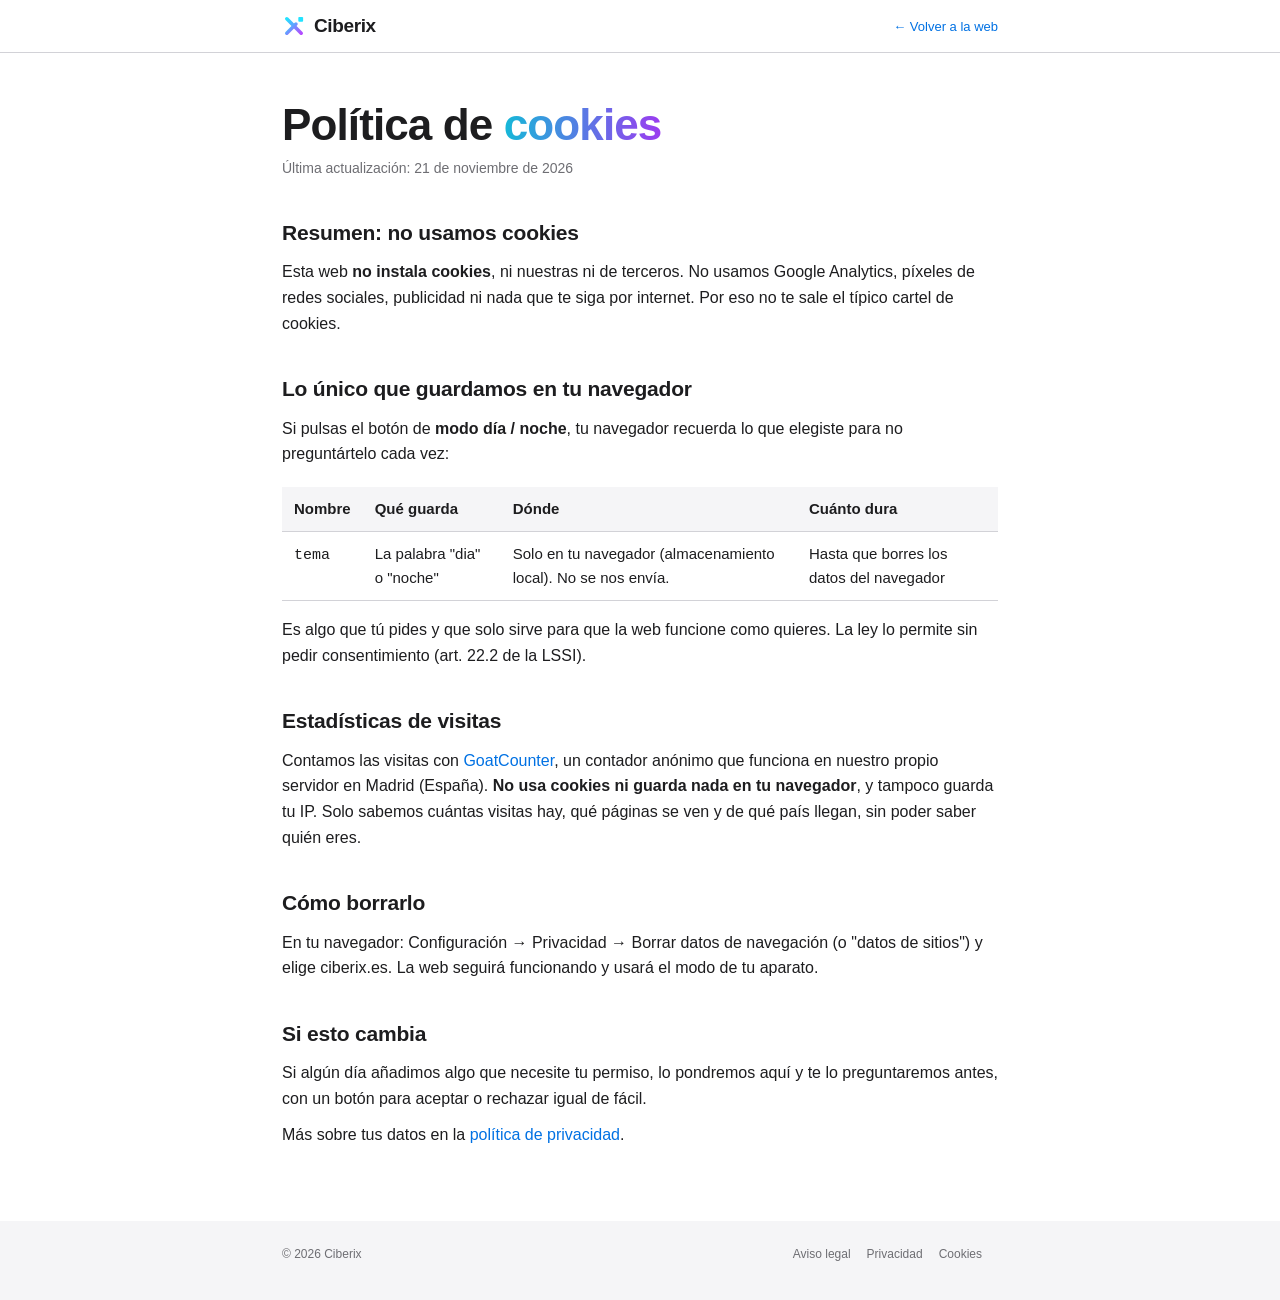
<file: cookies.html>
<!DOCTYPE html>
<html lang="es">
<head>
<meta charset="utf-8">
<meta http-equiv="Content-Security-Policy" content="default-src 'self'; script-src 'self'; style-src 'self' 'unsafe-inline'; img-src 'self' data: https://stats.ciberix.es; font-src 'self'; connect-src 'self' https://stats.ciberix.es https://forms.zohopublic.eu; form-action 'self'; frame-src 'none'; object-src 'none'; base-uri 'none'; upgrade-insecure-requests">
<meta name="referrer" content="strict-origin-when-cross-origin">
<meta name="viewport" content="width=device-width, initial-scale=1">
<script src="js/tema.js"></script>
<title>Política de cookies · Ciberix</title>
<meta name="robots" content="noindex">
<link rel="icon" href="favicon.ico">
<link rel="stylesheet" href="legal.css">
</head>
<body>
<header><div class="wrap">
  <a class="marca" href="./"><img src="img/simbolo.svg" alt="">Ciberix</a>
  <nav><a href="./">← Volver a la web</a></nav>
</div></header>

<main><div class="wrap">
  <h1>Política de <span>cookies</span></h1>
  <p class="fecha">Última actualización: 21 de noviembre de 2026</p>

  <h2>Resumen: no usamos cookies</h2>
  <p>Esta web <b>no instala cookies</b>, ni nuestras ni de terceros. No usamos Google Analytics, píxeles de redes sociales, publicidad ni nada que te siga por internet. Por eso no te sale el típico cartel de cookies.</p>

  <h2>Lo único que guardamos en tu navegador</h2>
  <p>Si pulsas el botón de <b>modo día / noche</b>, tu navegador recuerda lo que elegiste para no preguntártelo cada vez:</p>
  <div class="tabla"><table>
    <tr><th>Nombre</th><th>Qué guarda</th><th>Dónde</th><th>Cuánto dura</th></tr>
    <tr><td><code>tema</code></td><td>La palabra "dia" o "noche"</td><td>Solo en tu navegador (almacenamiento local). No se nos envía.</td><td>Hasta que borres los datos del navegador</td></tr>
  </table></div>
  <p>Es algo que tú pides y que solo sirve para que la web funcione como quieres. La ley lo permite sin pedir consentimiento (art. 22.2 de la LSSI).</p>

  <h2>Estadísticas de visitas</h2>
  <p>Contamos las visitas con <a href="https://www.goatcounter.com/help/privacy" target="_blank" rel="noopener">GoatCounter</a>, un contador anónimo que funciona en nuestro propio servidor en Madrid (España). <b>No usa cookies ni guarda nada en tu navegador</b>, y tampoco guarda tu IP. Solo sabemos cuántas visitas hay, qué páginas se ven y de qué país llegan, sin poder saber quién eres.</p>

  <h2>Cómo borrarlo</h2>
  <p>En tu navegador: Configuración → Privacidad → Borrar datos de navegación (o "datos de sitios") y elige ciberix.es. La web seguirá funcionando y usará el modo de tu aparato.</p>

  <h2>Si esto cambia</h2>
  <p>Si algún día añadimos algo que necesite tu permiso, lo pondremos aquí y te lo preguntaremos antes, con un botón para aceptar o rechazar igual de fácil.</p>
  <p>Más sobre tus datos en la <a href="privacidad.html">política de privacidad</a>.</p>
</div></main>

<footer><div class="wrap">
  <span>© 2026 Ciberix</span>
  <span><a href="aviso-legal.html">Aviso legal</a><a href="privacidad.html">Privacidad</a><a href="cookies.html">Cookies</a></span>
</div></footer>
<script data-goatcounter="https://stats.ciberix.es/v" async src="js/v.js"></script>
</body>
</html>
</file>
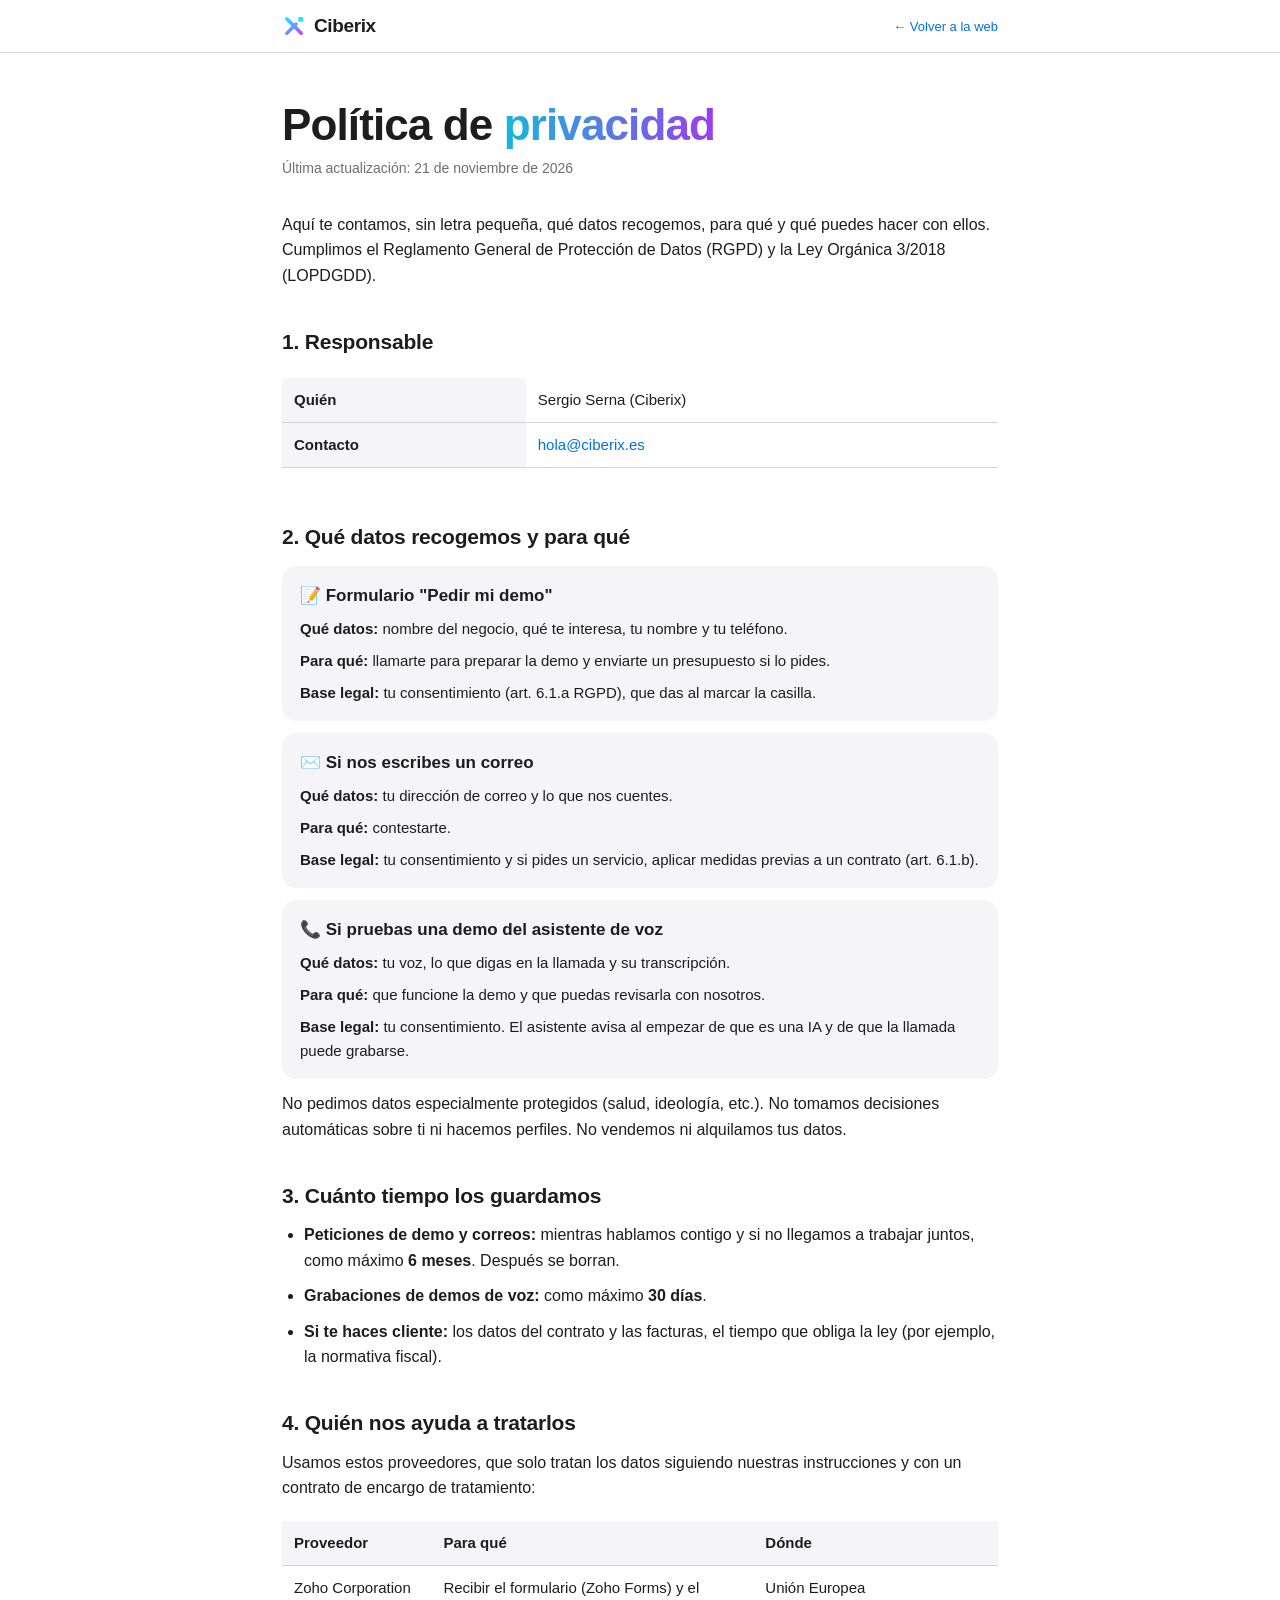
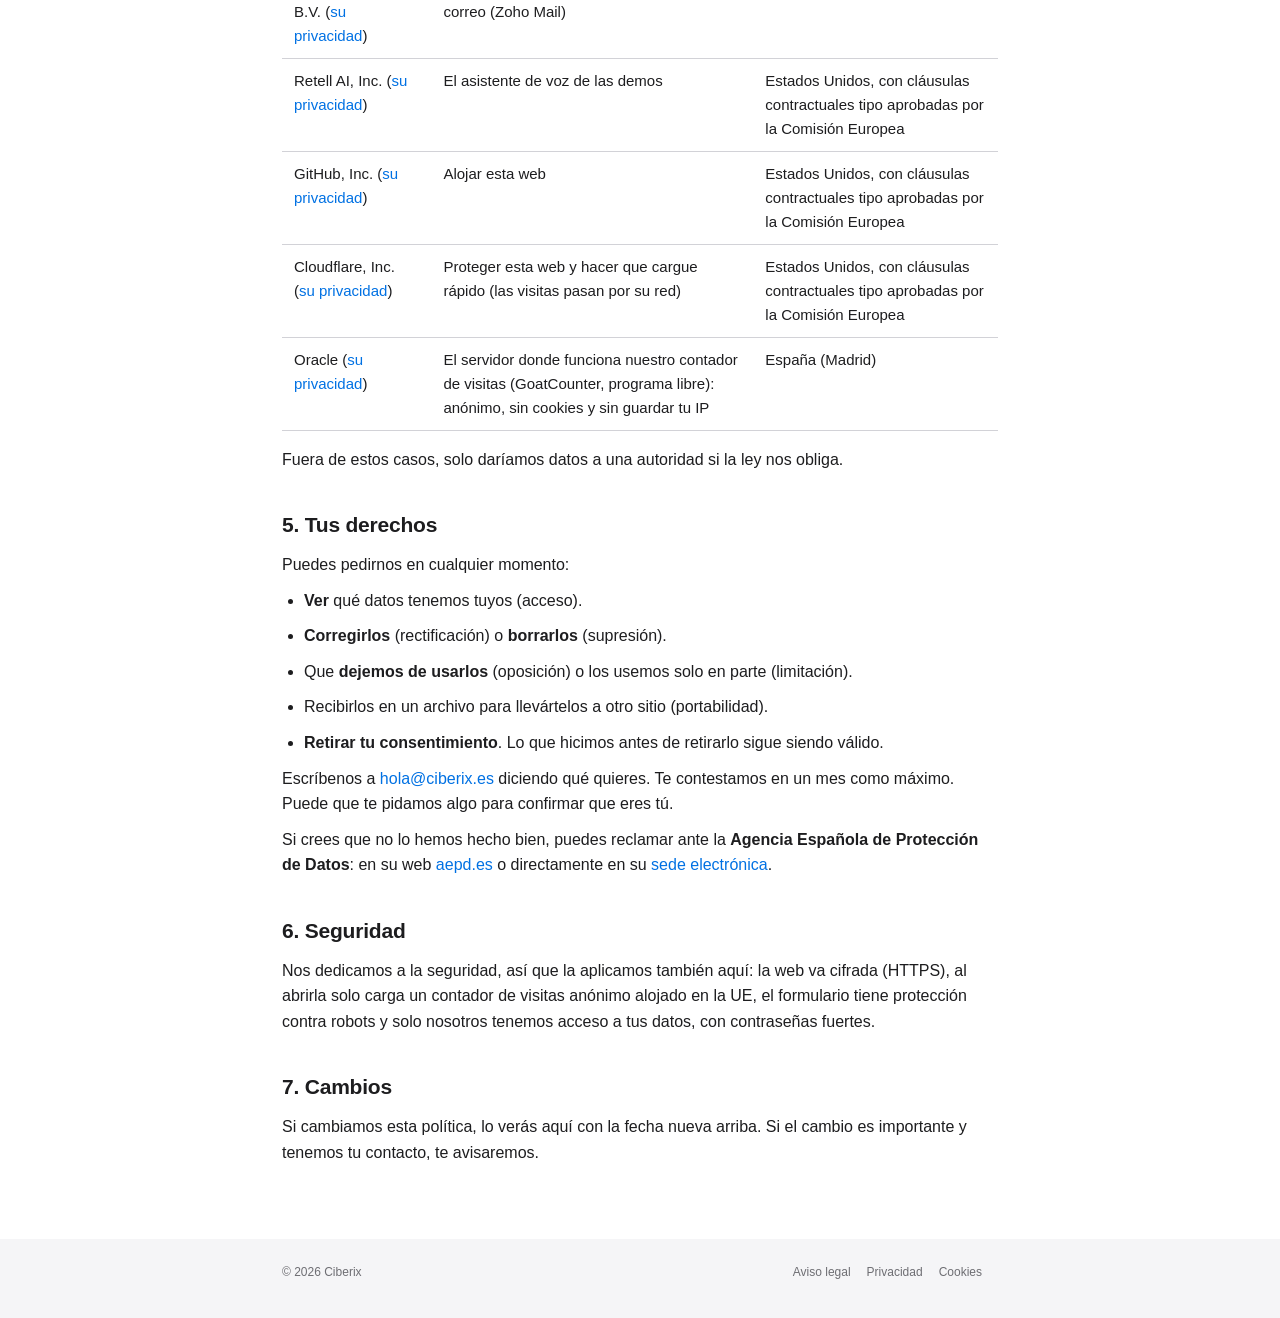
<file: privacidad.html>
<!DOCTYPE html>
<html lang="es">
<head>
<meta charset="utf-8">
<meta http-equiv="Content-Security-Policy" content="default-src 'self'; script-src 'self'; style-src 'self' 'unsafe-inline'; img-src 'self' data: https://stats.ciberix.es; font-src 'self'; connect-src 'self' https://stats.ciberix.es https://forms.zohopublic.eu; form-action 'self'; frame-src 'none'; object-src 'none'; base-uri 'none'; upgrade-insecure-requests">
<meta name="referrer" content="strict-origin-when-cross-origin">
<meta name="viewport" content="width=device-width, initial-scale=1">
<script src="js/tema.js"></script>
<title>Política de privacidad · Ciberix</title>
<meta name="robots" content="noindex">
<link rel="icon" href="favicon.ico">
<link rel="stylesheet" href="legal.css">
</head>
<body>
<header><div class="wrap">
  <a class="marca" href="./"><img src="img/simbolo.svg" alt="">Ciberix</a>
  <nav><a href="./">← Volver a la web</a></nav>
</div></header>

<main><div class="wrap">
  <h1>Política de <span>privacidad</span></h1>
  <p class="fecha">Última actualización: 21 de noviembre de 2026</p>

  <p>Aquí te contamos, sin letra pequeña, qué datos recogemos, para qué y qué puedes hacer con ellos. Cumplimos el Reglamento General de Protección de Datos (RGPD) y la Ley Orgánica 3/2018 (LOPDGDD).</p>

  <h2>1. Responsable</h2>
  <div class="tabla"><table>
    <tr><th>Quién</th><td>Sergio Serna (Ciberix)</td></tr>
    <tr><th>Contacto</th><td><a href="mailto:hola@ciberix.es">hola@ciberix.es</a></td></tr>
  </table></div>

  <h2>2. Qué datos recogemos y para qué</h2>
  <div class="caso">
    <h3>📝 Formulario "Pedir mi demo"</h3>
    <p><b>Qué datos:</b> nombre del negocio, qué te interesa, tu nombre y tu teléfono.</p>
    <p><b>Para qué:</b> llamarte para preparar la demo y enviarte un presupuesto si lo pides.</p>
    <p><b>Base legal:</b> tu consentimiento (art. 6.1.a RGPD), que das al marcar la casilla.</p>
  </div>
  <div class="caso">
    <h3>✉️ Si nos escribes un correo</h3>
    <p><b>Qué datos:</b> tu dirección de correo y lo que nos cuentes.</p>
    <p><b>Para qué:</b> contestarte.</p>
    <p><b>Base legal:</b> tu consentimiento y si pides un servicio, aplicar medidas previas a un contrato (art. 6.1.b).</p>
  </div>
  <div class="caso">
    <h3>📞 Si pruebas una demo del asistente de voz</h3>
    <p><b>Qué datos:</b> tu voz, lo que digas en la llamada y su transcripción.</p>
    <p><b>Para qué:</b> que funcione la demo y que puedas revisarla con nosotros.</p>
    <p><b>Base legal:</b> tu consentimiento. El asistente avisa al empezar de que es una IA y de que la llamada puede grabarse.</p>
  </div>
  <p>No pedimos datos especialmente protegidos (salud, ideología, etc.). No tomamos decisiones automáticas sobre ti ni hacemos perfiles. No vendemos ni alquilamos tus datos.</p>

  <h2>3. Cuánto tiempo los guardamos</h2>
  <ul>
    <li><b>Peticiones de demo y correos:</b> mientras hablamos contigo y si no llegamos a trabajar juntos, como máximo <b>6 meses</b>. Después se borran.</li>
    <li><b>Grabaciones de demos de voz:</b> como máximo <b>30 días</b>.</li>
    <li><b>Si te haces cliente:</b> los datos del contrato y las facturas, el tiempo que obliga la ley (por ejemplo, la normativa fiscal).</li>
  </ul>

  <h2>4. Quién nos ayuda a tratarlos</h2>
  <p>Usamos estos proveedores, que solo tratan los datos siguiendo nuestras instrucciones y con un contrato de encargo de tratamiento:</p>
  <div class="tabla"><table>
    <tr><th>Proveedor</th><th>Para qué</th><th>Dónde</th></tr>
    <tr><td>Zoho Corporation B.V. (<a href="https://www.zoho.com/privacy.html" target="_blank" rel="noopener">su privacidad</a>)</td><td>Recibir el formulario (Zoho Forms) y el correo (Zoho Mail)</td><td>Unión Europea</td></tr>
    <tr><td>Retell AI, Inc. (<a href="https://www.retellai.com/legal/privacy-policy" target="_blank" rel="noopener">su privacidad</a>)</td><td>El asistente de voz de las demos</td><td>Estados Unidos, con cláusulas contractuales tipo aprobadas por la Comisión Europea</td></tr>
    <tr><td>GitHub, Inc. (<a href="https://docs.github.com/es/site-policy/privacy-policies/github-general-privacy-statement" target="_blank" rel="noopener">su privacidad</a>)</td><td>Alojar esta web</td><td>Estados Unidos, con cláusulas contractuales tipo aprobadas por la Comisión Europea</td></tr>
    <tr><td>Cloudflare, Inc. (<a href="https://www.cloudflare.com/es-es/privacypolicy/" target="_blank" rel="noopener">su privacidad</a>)</td><td>Proteger esta web y hacer que cargue rápido (las visitas pasan por su red)</td><td>Estados Unidos, con cláusulas contractuales tipo aprobadas por la Comisión Europea</td></tr>
    <tr><td>Oracle (<a href="https://www.oracle.com/es/legal/privacy/" target="_blank" rel="noopener">su privacidad</a>)</td><td>El servidor donde funciona nuestro contador de visitas (GoatCounter, programa libre): anónimo, sin cookies y sin guardar tu IP</td><td>España (Madrid)</td></tr>
  </table></div>
  <p>Fuera de estos casos, solo daríamos datos a una autoridad si la ley nos obliga.</p>

  <h2>5. Tus derechos</h2>
  <p>Puedes pedirnos en cualquier momento:</p>
  <ul>
    <li><b>Ver</b> qué datos tenemos tuyos (acceso).</li>
    <li><b>Corregirlos</b> (rectificación) o <b>borrarlos</b> (supresión).</li>
    <li>Que <b>dejemos de usarlos</b> (oposición) o los usemos solo en parte (limitación).</li>
    <li>Recibirlos en un archivo para llevártelos a otro sitio (portabilidad).</li>
    <li><b>Retirar tu consentimiento</b>. Lo que hicimos antes de retirarlo sigue siendo válido.</li>
  </ul>
  <p>Escríbenos a <a href="mailto:hola@ciberix.es">hola@ciberix.es</a> diciendo qué quieres. Te contestamos en un mes como máximo. Puede que te pidamos algo para confirmar que eres tú.</p>
  <p>Si crees que no lo hemos hecho bien, puedes reclamar ante la <b>Agencia Española de Protección de Datos</b>: en su web <a href="https://www.aepd.es" target="_blank" rel="noopener">aepd.es</a> o directamente en su <a href="https://sedeagpd.gob.es" target="_blank" rel="noopener">sede electrónica</a>.</p>

  <h2>6. Seguridad</h2>
  <p>Nos dedicamos a la seguridad, así que la aplicamos también aquí: la web va cifrada (HTTPS), al abrirla solo carga un contador de visitas anónimo alojado en la UE, el formulario tiene protección contra robots y solo nosotros tenemos acceso a tus datos, con contraseñas fuertes.</p>

  <h2>7. Cambios</h2>
  <p>Si cambiamos esta política, lo verás aquí con la fecha nueva arriba. Si el cambio es importante y tenemos tu contacto, te avisaremos.</p>
</div></main>

<footer><div class="wrap">
  <span>© 2026 Ciberix</span>
  <span><a href="aviso-legal.html">Aviso legal</a><a href="privacidad.html">Privacidad</a><a href="cookies.html">Cookies</a></span>
</div></footer>
<script data-goatcounter="https://stats.ciberix.es/v" async src="js/v.js"></script>
</body>
</html>
</file>
<file: legal.css>
/* Páginas legales de Ciberix: mismos colores que la web, día y noche */
:root{
  --negro:#1d1d1f; --gris:#6e6e73; --claro:#f5f5f7; --blanco:#fff; --linea:#d2d2d7;
  --enlace:#0071e3; --hueco:#fff3b0; --hueco-texto:#5c4a00;
  --grad:linear-gradient(90deg,#16b8d8,#9b3cf0);
  color-scheme:light;
}
@media(prefers-color-scheme:dark){
  :root:not([data-tema="dia"]){
    --negro:#f5f5f7; --gris:#a1a1a6; --claro:#101012; --blanco:#000; --linea:#3a3a3c;
    --enlace:#2997ff; --hueco:#4a3d00; --hueco-texto:#ffe680; color-scheme:dark;
  }
}
:root[data-tema="noche"]{
  --negro:#f5f5f7; --gris:#a1a1a6; --claro:#101012; --blanco:#000; --linea:#3a3a3c;
  --enlace:#2997ff; --hueco:#4a3d00; --hueco-texto:#ffe680; color-scheme:dark;
}
*{box-sizing:border-box;margin:0;padding:0}
body{font-family:-apple-system,BlinkMacSystemFont,"SF Pro Display","Inter","Ubuntu Sans","Segoe UI",Roboto,sans-serif;
  color:var(--negro);background:var(--blanco);-webkit-font-smoothing:antialiased;line-height:1.6;font-size:16px}
a{color:var(--enlace);text-decoration:none}
a:hover{text-decoration:underline}
.wrap{max-width:760px;margin:0 auto;padding:0 22px}
header{border-bottom:1px solid var(--linea)}
header .wrap{display:flex;align-items:center;justify-content:space-between;height:52px}
.marca{display:flex;align-items:center;gap:8px;color:var(--negro);font-weight:700;font-size:19px;letter-spacing:-.02em}
.marca:hover{text-decoration:none}
.marca img{width:24px;height:24px}
header nav a{font-size:13px}
main{padding:48px 0 64px}
h1{font-size:clamp(30px,6vw,44px);line-height:1.1;letter-spacing:-.02em;margin-bottom:8px}
h1 span{background:var(--grad);-webkit-background-clip:text;background-clip:text;color:transparent}
.fecha{color:var(--gris);font-size:14px;margin-bottom:32px}
h2{font-size:21px;letter-spacing:-.01em;margin:36px 0 10px}
p,li{margin-bottom:10px}
ul{padding-left:22px}
table{width:100%;border-collapse:collapse;margin:10px 0 16px;font-size:15px}
th,td{text-align:left;vertical-align:top;padding:10px 12px;border-bottom:1px solid var(--linea)}
th{background:var(--claro);font-weight:600}
.tabla{overflow-x:auto}
.caso{background:var(--claro);border-radius:14px;padding:16px 18px 8px;margin:12px 0}
.caso h3{font-size:17px;margin-bottom:8px}
.caso p{margin-bottom:8px;font-size:15px}
/* Datos que faltan: se ven en amarillo para no olvidarlos antes de publicar */
.hueco{background:var(--hueco);color:var(--hueco-texto);padding:1px 6px;border-radius:5px;font-weight:600}
footer{background:var(--claro);font-size:12px;color:var(--gris);padding:24px 0 36px}
footer .wrap{display:flex;justify-content:space-between;gap:12px 20px;flex-wrap:wrap}
footer a{color:var(--gris);margin-right:16px}
</file>
